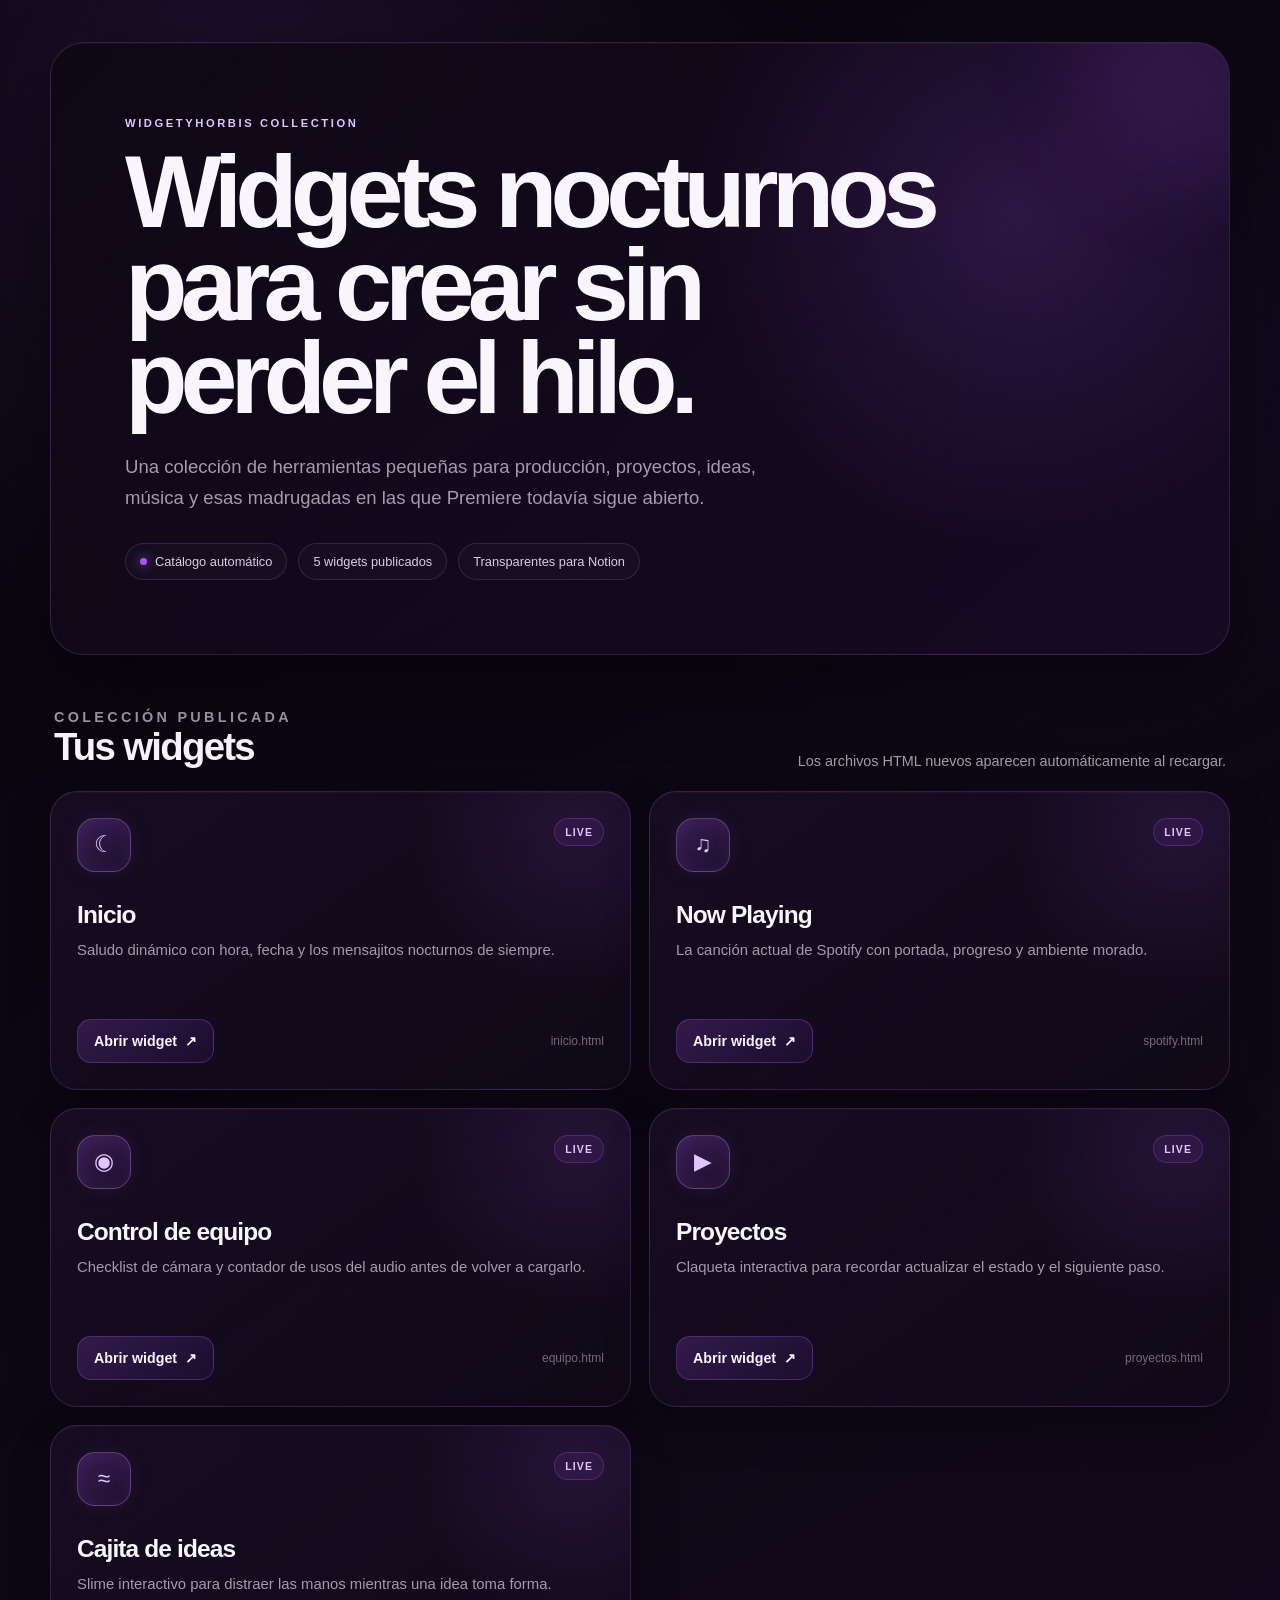
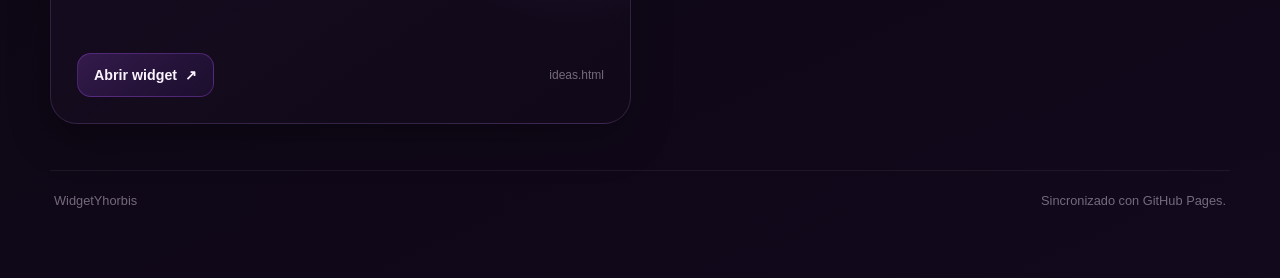
<file: index.html>
<!DOCTYPE html>
<html lang="es">
<head>
  <meta charset="UTF-8">
  <meta name="viewport" content="width=device-width, initial-scale=1.0">
  <meta name="description" content="WidgetYhorbis — colección de widgets interactivos para Notion.">
  <meta name="color-scheme" content="dark">
  <title>WidgetYhorbis</title>

  <style>
    :root{
      --bg:#07050b;
      --bg2:#12091c;
      --panel:rgba(17,10,25,.78);
      --text:#f8f5fc;
      --muted:#a49aac;
      --purple:#a855f7;
      --purple-2:#7c3aed;
      --purple-soft:#e1c5ff;
      --line:rgba(198,150,255,.17);
      --line-strong:rgba(198,150,255,.36);
      --glow:rgba(168,85,247,.16);
    }

    *{box-sizing:border-box}

    html,body{
      margin:0;
      min-height:100%;
    }

    body{
      color:var(--text);
      background:
        radial-gradient(circle at 18% 5%,rgba(168,85,247,.13),transparent 28%),
        radial-gradient(circle at 83% 18%,rgba(124,58,237,.08),transparent 26%),
        linear-gradient(155deg,var(--bg),var(--bg2));
      font-family:Inter,ui-sans-serif,-apple-system,BlinkMacSystemFont,"Segoe UI",sans-serif;
    }

    body::before{
      content:"";
      position:fixed;
      inset:0;
      pointer-events:none;
      opacity:.16;
      background-image:
        linear-gradient(rgba(255,255,255,.025) 1px,transparent 1px),
        linear-gradient(90deg,rgba(255,255,255,.025) 1px,transparent 1px);
      background-size:34px 34px;
      mask-image:linear-gradient(to bottom,black,transparent 88%);
      -webkit-mask-image:linear-gradient(to bottom,black,transparent 88%);
    }

    .shell{
      width:min(1180px,calc(100% - 32px));
      margin:auto;
      padding:42px 0 70px;
    }

    .hero{
      position:relative;
      overflow:hidden;
      padding:clamp(34px,6vw,74px);
      border:1px solid var(--line);
      border-radius:34px;
      background:
        radial-gradient(circle at 82% 28%,rgba(168,85,247,.17),transparent 31%),
        linear-gradient(140deg,rgba(14,8,20,.95),rgba(25,10,38,.82));
      box-shadow:0 26px 75px rgba(0,0,0,.44),inset 0 1px 0 rgba(255,255,255,.035);
    }

    .hero::after{
      content:"";
      position:absolute;
      width:250px;
      height:250px;
      right:-100px;
      top:-110px;
      border-radius:50%;
      background:rgba(168,85,247,.14);
      filter:blur(45px);
    }

    .eyebrow{
      margin:0 0 16px;
      color:var(--purple-soft);
      font-size:.7rem;
      font-weight:820;
      letter-spacing:.23em;
      text-transform:uppercase;
    }

    h1{
      margin:0;
      max-width:850px;
      font-size:clamp(2.7rem,8vw,6.5rem);
      line-height:.91;
      letter-spacing:-.068em;
      text-wrap:balance;
    }

    .hero-copy{
      max-width:690px;
      margin:26px 0 0;
      color:var(--muted);
      font-size:clamp(1rem,2vw,1.16rem);
      line-height:1.7;
    }

    .meta{
      display:flex;
      flex-wrap:wrap;
      gap:11px;
      margin-top:29px;
    }

    .pill{
      display:inline-flex;
      align-items:center;
      gap:8px;
      padding:10px 14px;
      border:1px solid var(--line);
      border-radius:999px;
      color:#d8cee1;
      background:rgba(255,255,255,.025);
      font-size:.8rem;
    }

    .live-dot{
      width:7px;
      height:7px;
      border-radius:50%;
      background:var(--purple);
      box-shadow:0 0 12px var(--purple);
    }

    .section-head{
      display:flex;
      justify-content:space-between;
      align-items:end;
      gap:20px;
      margin:54px 4px 22px;
    }

    .section-head h2{
      margin:0;
      font-size:clamp(1.7rem,3vw,2.4rem);
      letter-spacing:-.045em;
    }

    .section-head p{
      margin:0;
      color:var(--muted);
      font-size:.9rem;
    }

    .grid{
      display:grid;
      grid-template-columns:repeat(2,minmax(0,1fr));
      gap:18px;
    }

    .card{
      position:relative;
      min-height:264px;
      overflow:hidden;
      padding:26px;
      border:1px solid var(--line);
      border-radius:27px;
      background:
        radial-gradient(circle at 91% 13%,rgba(168,85,247,.12),transparent 28%),
        linear-gradient(145deg,rgba(24,13,34,.94),var(--panel));
      box-shadow:0 17px 42px rgba(0,0,0,.27),inset 0 1px 0 rgba(255,255,255,.025);
      animation:arrive .48s cubic-bezier(.2,.75,.25,1) both;
      transition:transform .28s ease,border-color .28s ease,box-shadow .28s ease;
    }

    .card:hover{
      transform:translateY(-5px);
      border-color:var(--line-strong);
      box-shadow:0 24px 50px rgba(0,0,0,.36),0 0 34px var(--glow);
    }

    .card-top{
      display:flex;
      justify-content:space-between;
      align-items:flex-start;
      gap:15px;
    }

    .icon{
      display:grid;
      place-items:center;
      width:54px;
      height:54px;
      border:1px solid rgba(225,197,255,.25);
      border-radius:18px;
      color:var(--purple-soft);
      background:linear-gradient(145deg,rgba(168,85,247,.24),rgba(168,85,247,.055));
      box-shadow:0 0 20px rgba(168,85,247,.1),inset 0 0 17px rgba(168,85,247,.11);
      font-size:1.42rem;
    }

    .status{
      padding:7px 10px;
      border:1px solid rgba(168,85,247,.27);
      border-radius:999px;
      color:var(--purple-soft);
      background:rgba(168,85,247,.085);
      font-size:.66rem;
      font-weight:820;
      letter-spacing:.1em;
      text-transform:uppercase;
    }

    .card h3{
      margin:29px 0 10px;
      font-size:1.53rem;
      letter-spacing:-.036em;
    }

    .card p{
      margin:0;
      min-height:52px;
      color:var(--muted);
      line-height:1.6;
      font-size:.93rem;
    }

    .actions{
      display:flex;
      align-items:center;
      justify-content:space-between;
      gap:14px;
      margin-top:28px;
    }

    .open{
      display:inline-flex;
      align-items:center;
      justify-content:center;
      min-height:44px;
      padding:0 16px;
      border:1px solid rgba(168,85,247,.31);
      border-radius:14px;
      color:#fbf4ff;
      background:linear-gradient(145deg,rgba(168,85,247,.21),rgba(124,58,237,.08));
      text-decoration:none;
      font-size:.89rem;
      font-weight:760;
      transition:transform .2s ease,background .2s ease;
    }

    .open:hover{
      transform:translateX(3px);
      background:linear-gradient(145deg,rgba(168,85,247,.3),rgba(124,58,237,.12));
    }

    .filename{
      overflow:hidden;
      color:#756a7d;
      font-size:.75rem;
      text-overflow:ellipsis;
      white-space:nowrap;
    }

    .state{
      display:grid;
      place-items:center;
      min-height:230px;
      padding:32px;
      border:1px dashed var(--line);
      border-radius:26px;
      color:var(--muted);
      text-align:center;
      background:rgba(255,255,255,.018);
    }

    .loader{
      display:flex;
      justify-content:center;
      gap:7px;
      margin-bottom:16px;
    }

    .loader span{
      width:8px;
      height:8px;
      border-radius:50%;
      background:var(--purple);
      animation:dots .8s ease-in-out infinite alternate;
    }

    .loader span:nth-child(2){animation-delay:.16s}
    .loader span:nth-child(3){animation-delay:.32s}

    footer{
      display:flex;
      justify-content:space-between;
      gap:16px;
      margin-top:46px;
      padding:22px 4px 0;
      border-top:1px solid rgba(255,255,255,.06);
      color:#756a7d;
      font-size:.8rem;
    }

    @keyframes dots{to{transform:translateY(-8px);opacity:.42}}
    @keyframes arrive{
      from{opacity:0;transform:translateY(14px);filter:blur(4px)}
      to{opacity:1;transform:translateY(0);filter:blur(0)}
    }

    @media(max-width:820px){
      .grid{grid-template-columns:1fr}
    }

    @media(max-width:560px){
      .shell{
        width:min(100% - 20px,1180px);
        padding-top:10px;
      }

      .hero{
        padding:31px 22px;
        border-radius:24px;
      }

      .section-head{
        align-items:flex-start;
        flex-direction:column;
      }

      .card{
        min-height:auto;
        padding:22px;
        border-radius:22px;
      }

      footer{flex-direction:column}
    }

    @media(prefers-reduced-motion:reduce){
      .card,.loader span{animation:none}
    }
  </style>
</head>

<body>
  <main class="shell">
    <section class="hero">
      <p class="eyebrow">WidgetYhorbis Collection</p>
      <h1>Widgets nocturnos para crear sin perder el hilo.</h1>
      <p class="hero-copy">
        Una colección de herramientas pequeñas para producción, proyectos,
        ideas, música y esas madrugadas en las que Premiere todavía sigue abierto.
      </p>

      <div class="meta">
        <span class="pill"><span class="live-dot"></span> Catálogo automático</span>
        <span class="pill" id="widgetCount">Buscando widgets…</span>
        <span class="pill">Transparentes para Notion</span>
      </div>
    </section>

    <div class="section-head">
      <div>
        <p class="eyebrow">Colección publicada</p>
        <h2>Tus widgets</h2>
      </div>
      <p>Los archivos HTML nuevos aparecen automáticamente al recargar.</p>
    </div>

    <section id="catalog">
      <div class="state">
        <div>
          <div class="loader"><span></span><span></span><span></span></div>
          Leyendo el repositorio…
        </div>
      </div>
    </section>

    <footer>
      <span>WidgetYhorbis</span>
      <span>Sincronizado con GitHub Pages.</span>
    </footer>
  </main>

  <script>
    const OWNER = "pwbzk8zz5j-sudo";
    const REPOSITORY = "widgetyhorbis";
    const API_URL = `https://api.github.com/repos/${OWNER}/${REPOSITORY}/contents/`;

    const EXCLUDED_FILES = new Set([
      "index.html",
      "callback.html",
      "404.html"
    ]);

    const WIDGET_INFO = {
      "inicio.html": {
        title: "Inicio",
        icon: "☾",
        description: "Saludo dinámico con hora, fecha y los mensajitos nocturnos de siempre."
      },
      "equipo.html": {
        title: "Control de equipo",
        icon: "◉",
        description: "Checklist de cámara y contador de usos del audio antes de volver a cargarlo."
      },
      "ideas.html": {
        title: "Cajita de ideas",
        icon: "≈",
        description: "Slime interactivo para distraer las manos mientras una idea toma forma."
      },
      "proyectos.html": {
        title: "Proyectos",
        icon: "▶",
        description: "Claqueta interactiva para recordar actualizar el estado y el siguiente paso."
      },
      "spotify.html": {
        title: "Now Playing",
        icon: "♫",
        description: "La canción actual de Spotify con portada, progreso y ambiente morado."
      }
    };

    const FALLBACK_FILES = Object.keys(WIDGET_INFO).map(name => ({
      name,
      path:name,
      type:"file"
    }));

    const catalog = document.getElementById("catalog");
    const widgetCount = document.getElementById("widgetCount");

    function prettifyFilename(filename) {
      return filename
        .replace(/\.html$/i, "")
        .replace(/[-_]+/g, " ")
        .replace(/\b\w/g, letter => letter.toUpperCase());
    }

    function genericIcon(filename) {
      const icons = ["✦", "◇", "○", "◌", "✧", "↗"];
      let total = 0;
      for (const character of filename) total += character.charCodeAt(0);
      return icons[total % icons.length];
    }

    function buildCard(file, index) {
      const info = WIDGET_INFO[file.name.toLowerCase()] || {
        title: prettifyFilename(file.name),
        icon: genericIcon(file.name),
        description: "Widget interactivo de la colección WidgetYhorbis."
      };

      const article = document.createElement("article");
      article.className = "card";
      article.style.animationDelay = `${Math.min(index * 70, 420)}ms`;

      article.innerHTML = `
        <div class="card-top">
          <div class="icon" aria-hidden="true">${info.icon}</div>
          <span class="status">Live</span>
        </div>

        <h3>${info.title}</h3>
        <p>${info.description}</p>

        <div class="actions">
          <a class="open" href="${encodeURI(file.path)}">Abrir widget&nbsp; ↗</a>
          <span class="filename">${file.name}</span>
        </div>
      `;

      return article;
    }

    function renderWidgets(files) {
      const widgets = files
        .filter(file =>
          file.type === "file" &&
          file.name.toLowerCase().endsWith(".html") &&
          !EXCLUDED_FILES.has(file.name.toLowerCase())
        )
        .sort((a, b) => {
          const preferred = [
            "inicio.html",
            "spotify.html",
            "equipo.html",
            "proyectos.html",
            "ideas.html"
          ];

          const aIndex = preferred.indexOf(a.name.toLowerCase());
          const bIndex = preferred.indexOf(b.name.toLowerCase());

          if (aIndex !== -1 || bIndex !== -1) {
            if (aIndex === -1) return 1;
            if (bIndex === -1) return -1;
            return aIndex - bIndex;
          }

          return a.name.localeCompare(b.name, "es");
        });

      widgetCount.textContent =
        `${widgets.length} ${widgets.length === 1 ? "widget publicado" : "widgets publicados"}`;

      if (!widgets.length) {
        catalog.innerHTML = `
          <div class="state">
            No encontré archivos de widgets en la raíz del repositorio.
          </div>
        `;
        return;
      }

      const grid = document.createElement("div");
      grid.className = "grid";

      widgets.forEach((file, index) => {
        grid.appendChild(buildCard(file, index));
      });

      catalog.replaceChildren(grid);
    }

    async function loadWidgets() {
      try {
        const response = await fetch(API_URL, {
          headers: {
            "Accept": "application/vnd.github+json",
            "X-GitHub-Api-Version": "2022-11-28"
          },
          cache:"no-store"
        });

        if (!response.ok) throw new Error(`GitHub respondió ${response.status}`);

        const files = await response.json();
        if (!Array.isArray(files)) throw new Error("Respuesta inesperada.");

        renderWidgets(files);
      } catch (error) {
        console.error(error);
        widgetCount.textContent = "Catálogo local";
        renderWidgets(FALLBACK_FILES);
      }
    }

    loadWidgets();
  </script>
</body>
</html>
</file>
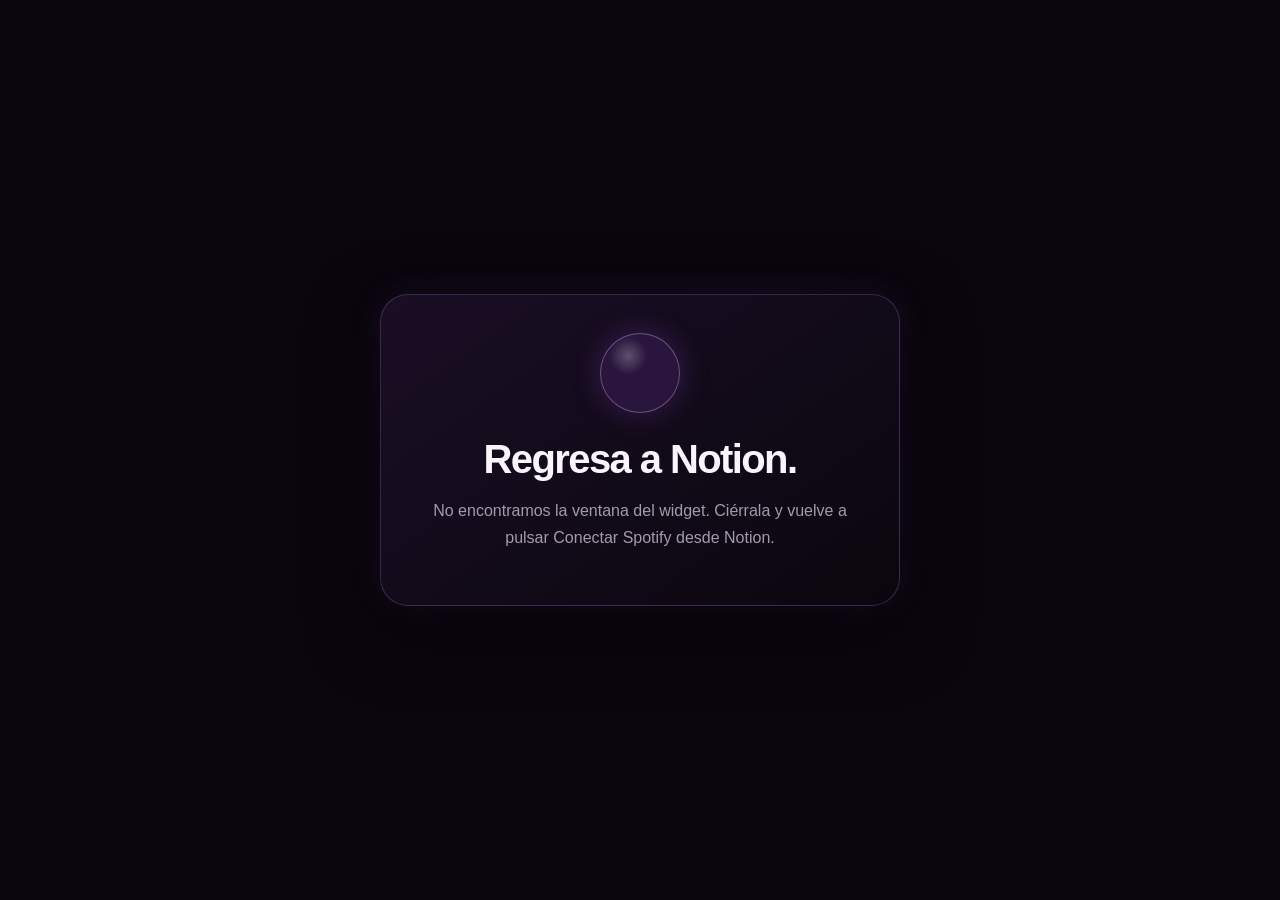
<file: callback.html>
<!DOCTYPE html>
<html lang="es">
<head>
  <meta charset="UTF-8">
  <meta name="viewport" content="width=device-width, initial-scale=1.0">
  <meta name="color-scheme" content="dark">
  <title>Conectando Spotify de Yhorbis…</title>

  <style>
    *{box-sizing:border-box}

    body{
      margin:0;
      min-height:100vh;
      display:grid;
      place-items:center;
      padding:24px;
      background:#09060d;
      color:#f8f5fc;
      font-family:Inter,-apple-system,BlinkMacSystemFont,"Segoe UI",sans-serif;
    }

    main{
      width:min(520px,100%);
      padding:38px;
      border:1px solid rgba(198,150,255,.22);
      border-radius:28px;
      text-align:center;
      background:linear-gradient(145deg,rgba(28,15,39,.95),rgba(10,7,14,.95));
      box-shadow:0 24px 70px rgba(0,0,0,.5),0 0 35px rgba(168,85,247,.12);
    }

    .orb{
      width:80px;
      height:80px;
      margin:0 auto 24px;
      border:1px solid rgba(224,196,255,.35);
      border-radius:50%;
      background:
        radial-gradient(circle at 35% 28%,rgba(255,255,255,.25),transparent 25%),
        rgba(168,85,247,.15);
      box-shadow:0 0 30px rgba(168,85,247,.25);
      animation:pulse 1.7s ease-in-out infinite;
    }

    h1{
      margin:0;
      font-size:clamp(1.7rem,6vw,2.5rem);
      letter-spacing:-.04em;
    }

    p{
      color:#a49aad;
      line-height:1.65;
    }

    a{color:#e0c4ff}

    @keyframes pulse{
      50%{
        transform:scale(1.08);
        box-shadow:0 0 46px rgba(168,85,247,.38);
      }
    }
  </style>
</head>

<body>
  <main>
    <div class="orb"></div>
    <h1 id="title">Terminando la conexión de Yhorbis…</h1>
    <p id="message">Esta ventana se cerrará automáticamente.</p>
  </main>

  <script>
    const APP_ORIGIN = "https://pwbzk8zz5j-sudo.github.io";
    const params = new URLSearchParams(window.location.search);

    const payload = {
      type: "yhorbis_spotify_callback",
      code: params.get("code"),
      state: params.get("state"),
      error: params.get("error")
    };

    const title = document.getElementById("title");
    const message = document.getElementById("message");

    function showFallback() {
      title.textContent = payload.error
        ? "No se pudo conectar."
        : "Regresa a Notion.";

      message.innerHTML = payload.error
        ? "Spotify canceló o rechazó la conexión. Puedes cerrar esta ventana."
        : "No encontramos la ventana del widget. Ciérrala y vuelve a pulsar Conectar Spotify desde Notion.";
    }

    if (window.opener && !window.opener.closed) {
      try {
        window.opener.postMessage(payload, APP_ORIGIN);

        title.textContent = payload.error
          ? "Conexión cancelada."
          : "¡Spotify de Yhorbis conectado!";

        message.textContent = payload.error
          ? "Puedes cerrar esta ventana."
          : "Volviendo al widget…";

        setTimeout(() => window.close(), 700);
      } catch (error) {
        console.error(error);
        showFallback();
      }
    } else {
      showFallback();
    }
  </script>
</body>
</html>
</file>
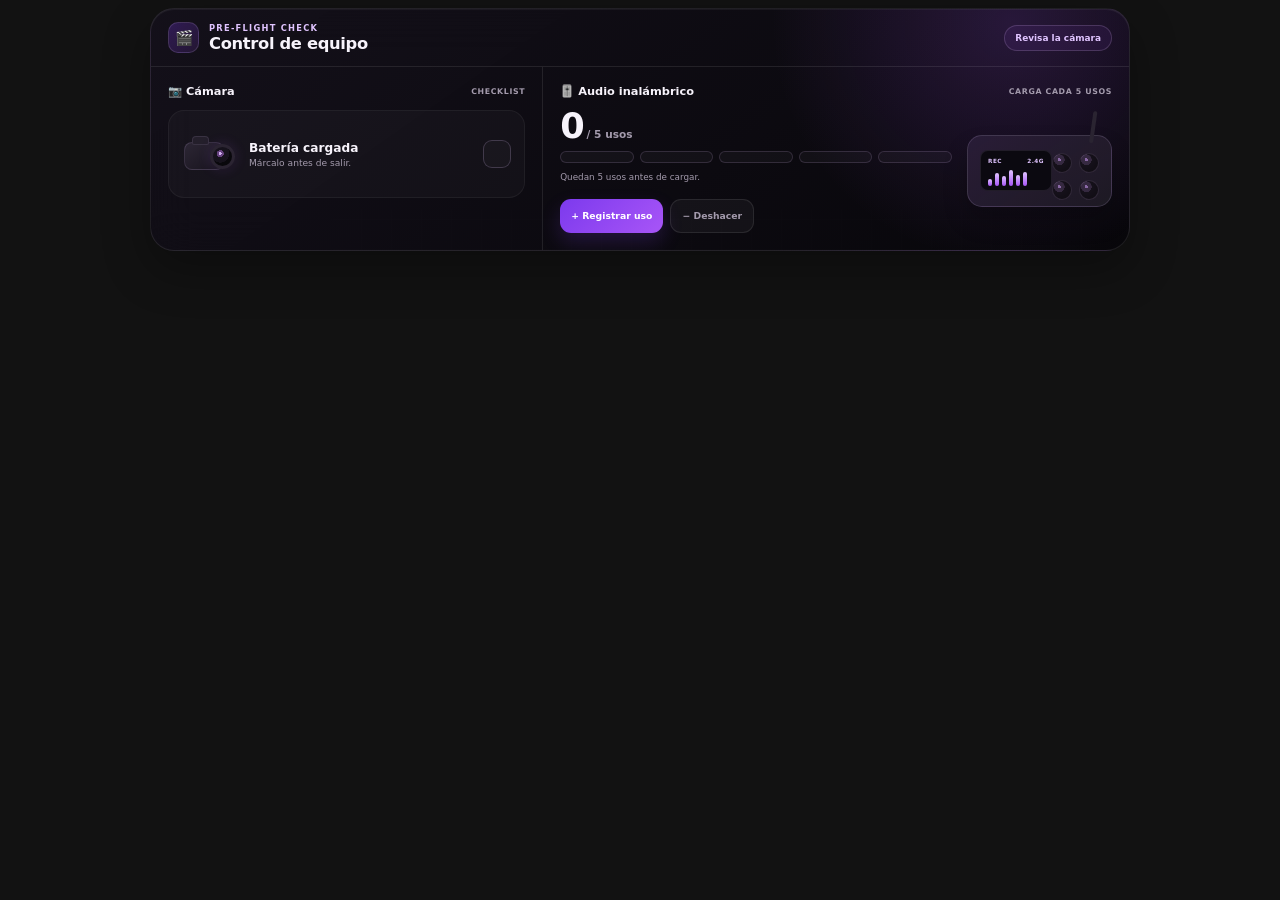
<file: equipo.html>
<!doctype html>
<html lang="es">
<head>
  <meta charset="utf-8" />
  <meta name="viewport" content="width=device-width, initial-scale=1" />
  <meta name="color-scheme" content="dark" />
  <title>Control de equipo — Yhorbis</title>

  <style>
    :root{
      --text:#f7f3fb;
      --muted:#a49bad;
      --purple:#a855f7;
      --purple-2:#7c3aed;
      --soft:#e0c4ff;
      --green:#91e4c2;
      --red:#ff91a0;
      --border:rgba(255,255,255,.09);
    }

    *{box-sizing:border-box}

    html,body{
      margin:0;
      width:100%;
      min-height:100%;
      background:transparent!important;
      color:var(--text);
      font-family:Inter,ui-sans-serif,system-ui,-apple-system,BlinkMacSystemFont,"Segoe UI",sans-serif;
    }

    body{
      display:grid;
      place-items:center;
      padding:8px;
    }

    button{font:inherit}

    .widget{
      position:relative;
      isolation:isolate;
      overflow:hidden;
      width:min(100%,980px);
      border:1px solid var(--border);
      border-radius:24px;
      background:
        radial-gradient(circle at 88% 6%,rgba(168,85,247,.18),transparent 27%),
        linear-gradient(145deg,rgba(20,16,27,.88),rgba(7,6,10,.92));
      box-shadow:
        0 18px 48px rgba(0,0,0,.31),
        inset 0 1px 0 rgba(255,255,255,.05);
      backdrop-filter:blur(22px) saturate(125%);
      -webkit-backdrop-filter:blur(22px) saturate(125%);
    }

    .widget::before{
      content:"";
      position:absolute;
      inset:0;
      z-index:-1;
      pointer-events:none;
      opacity:.28;
      background-image:
        linear-gradient(rgba(255,255,255,.016) 1px,transparent 1px),
        linear-gradient(90deg,rgba(255,255,255,.016) 1px,transparent 1px);
      background-size:30px 30px;
    }

    .topbar{
      min-height:52px;
      padding:13px 17px;
      display:flex;
      align-items:center;
      justify-content:space-between;
      gap:16px;
      border-bottom:1px solid var(--border);
    }

    .brand{
      display:flex;
      align-items:center;
      gap:10px;
      min-width:0;
    }

    .brand-mark{
      width:31px;
      height:31px;
      display:grid;
      place-items:center;
      flex:0 0 auto;
      border:1px solid rgba(224,196,255,.16);
      border-radius:10px;
      color:var(--soft);
      background:linear-gradient(135deg,rgba(124,58,237,.28),rgba(168,85,247,.12));
      font-size:.92rem;
    }

    .eyebrow{
      margin-bottom:2px;
      color:var(--soft);
      font-size:.52rem;
      font-weight:820;
      letter-spacing:.15em;
      text-transform:uppercase;
    }

    h1{
      margin:0;
      font-size:1.02rem;
      line-height:1.1;
      letter-spacing:-.02em;
      white-space:nowrap;
    }

    .status-pill{
      flex:0 0 auto;
      padding:7px 10px;
      border:1px solid rgba(224,196,255,.16);
      border-radius:999px;
      color:var(--soft);
      background:rgba(168,85,247,.07);
      font-size:.56rem;
      font-weight:820;
      white-space:nowrap;
    }

    .content{
      display:grid;
      grid-template-columns:.9fr 1.35fr;
      min-height:166px;
    }

    .section{
      position:relative;
      padding:17px;
    }

    .section + .section{
      border-left:1px solid var(--border);
    }

    .section-head{
      display:flex;
      align-items:center;
      justify-content:space-between;
      gap:12px;
      margin-bottom:12px;
    }

    .section-title{
      display:flex;
      align-items:center;
      gap:7px;
      font-size:.71rem;
      font-weight:820;
    }

    .tiny{
      color:var(--muted);
      font-size:.49rem;
      font-weight:760;
      letter-spacing:.08em;
      text-transform:uppercase;
    }

    .camera-check{
      min-height:88px;
      display:flex;
      align-items:center;
      gap:13px;
      width:100%;
      padding:13px;
      border:1px solid rgba(255,255,255,.05);
      border-radius:16px;
      color:inherit;
      background:rgba(255,255,255,.026);
      cursor:pointer;
      text-align:left;
      transition:transform .18s ease,background .18s ease,border-color .18s ease;
    }

    .camera-check:hover{
      transform:translateY(-1px);
      border-color:rgba(224,196,255,.13);
      background:rgba(168,85,247,.065);
    }

    .camera-icon{
      position:relative;
      width:54px;
      height:40px;
      flex:0 0 auto;
    }

    .camera-body{
      position:absolute;
      left:2px;
      top:8px;
      width:40px;
      height:28px;
      border:1px solid rgba(224,196,255,.14);
      border-radius:8px;
      background:linear-gradient(145deg,#2c2634,#17131d);
    }

    .camera-body::before{
      content:"";
      position:absolute;
      left:7px;
      top:-7px;
      width:15px;
      height:7px;
      border:1px solid rgba(224,196,255,.11);
      border-radius:4px 4px 2px 2px;
      background:#241f2b;
    }

    .lens{
      position:absolute;
      right:1px;
      top:10px;
      width:25px;
      height:25px;
      border:3px solid #2b2432;
      border-radius:50%;
      background:radial-gradient(circle at 38% 35%,#d4b2f3 0 8%,#65417d 9% 20%,#16121c 21% 52%,#09080c 53%);
      box-shadow:0 0 14px rgba(168,85,247,.14);
    }

    .check-copy{
      min-width:0;
      flex:1;
    }

    .check-copy strong{
      display:block;
      margin-bottom:3px;
      font-size:.76rem;
    }

    .check-copy span{
      display:block;
      color:var(--muted);
      font-size:.57rem;
    }

    .check-box{
      width:28px;
      height:28px;
      display:grid;
      place-items:center;
      flex:0 0 auto;
      border:1px solid rgba(224,196,255,.2);
      border-radius:9px;
      color:transparent;
      background:rgba(255,255,255,.023);
      font-size:.7rem;
      font-weight:900;
      transition:background .2s ease,color .2s ease;
    }

    .camera-check.done .check-box{
      color:var(--soft);
      background:rgba(168,85,247,.18);
    }

    .audio-layout{
      display:grid;
      grid-template-columns:1fr auto;
      gap:15px;
      align-items:center;
    }

    .count-wrap{
      display:flex;
      align-items:end;
      gap:8px;
      margin-bottom:9px;
    }

    .count{
      font-size:2.2rem;
      font-weight:900;
      letter-spacing:-.05em;
      line-height:.9;
    }

    .count small{
      color:var(--muted);
      font-size:.66rem;
      font-weight:720;
      letter-spacing:0;
    }

    .cells{
      display:flex;
      gap:6px;
      margin-bottom:9px;
    }

    .cell{
      height:12px;
      flex:1;
      min-width:31px;
      border:1px solid rgba(224,196,255,.15);
      border-radius:999px;
      background:rgba(255,255,255,.032);
      transition:background .25s ease,box-shadow .25s ease;
    }

    .cell.used{
      background:linear-gradient(90deg,var(--purple-2),var(--purple));
      box-shadow:0 0 12px rgba(168,85,247,.2);
    }

    .alert{
      min-height:17px;
      margin-bottom:10px;
      color:var(--muted);
      font-size:.55rem;
    }

    .alert.hot{
      color:var(--red);
      font-weight:820;
    }

    .buttons{
      display:flex;
      gap:7px;
      flex-wrap:wrap;
    }

    button.action{
      appearance:none;
      min-height:34px;
      padding:0 11px;
      border-radius:11px;
      cursor:pointer;
      font-size:.58rem;
      font-weight:820;
      transition:transform .18s ease;
    }

    button.action:hover{transform:translateY(-1px)}
    button.action:active{transform:scale(.98)}

    .primary{
      border:0;
      color:white;
      background:linear-gradient(135deg,var(--purple-2),var(--purple));
      box-shadow:0 9px 20px rgba(124,58,237,.2);
    }

    .secondary{
      border:1px solid var(--border);
      color:var(--muted);
      background:rgba(255,255,255,.04);
    }

    .charge{
      display:none;
      border:0;
      color:#251126;
      background:linear-gradient(135deg,#f0ccff,#c99cff);
      box-shadow:0 10px 22px rgba(224,196,255,.16);
    }

    .charge.visible{display:inline-flex;align-items:center}

    .receiver{
      position:relative;
      width:145px;
      height:72px;
      flex:0 0 auto;
      border:1px solid rgba(224,196,255,.16);
      border-radius:15px;
      background:
        linear-gradient(145deg,rgba(168,85,247,.11),rgba(255,255,255,.018)),
        #19151f;
      box-shadow:0 14px 23px rgba(0,0,0,.22);
    }

    .screen{
      position:absolute;
      left:12px;
      top:14px;
      width:72px;
      height:41px;
      padding:7px;
      border:1px solid rgba(224,196,255,.1);
      border-radius:8px;
      background:#0b0910;
    }

    .screen-top{
      display:flex;
      justify-content:space-between;
      color:var(--soft);
      font-size:.36rem;
      font-weight:820;
      letter-spacing:.08em;
    }

    .levels{
      display:flex;
      align-items:end;
      gap:3px;
      height:18px;
      margin-top:4px;
    }

    .levels i{
      display:block;
      width:4px;
      border-radius:3px;
      background:linear-gradient(var(--soft),var(--purple));
      animation:level 1.3s ease-in-out infinite alternate;
    }

    .levels i:nth-child(1){height:7px}
    .levels i:nth-child(2){height:13px;animation-delay:.2s}
    .levels i:nth-child(3){height:10px;animation-delay:.4s}
    .levels i:nth-child(4){height:16px;animation-delay:.1s}
    .levels i:nth-child(5){height:11px;animation-delay:.3s}
    .levels i:nth-child(6){height:14px;animation-delay:.5s}

    .knobs{
      position:absolute;
      right:12px;
      top:17px;
      display:grid;
      grid-template-columns:repeat(2,20px);
      gap:7px;
    }

    .knob{
      width:20px;
      height:20px;
      border:1px solid rgba(224,196,255,.12);
      border-radius:50%;
      background:radial-gradient(circle at 35% 32%,#8b6aa6 0 9%,#372a42 10% 31%,#17121c 32%);
      box-shadow:inset -3px -3px 6px rgba(0,0,0,.25);
    }

    .antenna{
      position:absolute;
      right:18px;
      top:-25px;
      width:4px;
      height:32px;
      border-radius:999px;
      background:#2a2431;
      transform:rotate(8deg);
      transform-origin:bottom;
    }

    .toast{
      position:absolute;
      left:50%;
      bottom:10px;
      z-index:5;
      opacity:0;
      pointer-events:none;
      padding:8px 11px;
      border:1px solid rgba(224,196,255,.14);
      border-radius:999px;
      color:var(--soft);
      background:rgba(17,14,23,.94);
      font-size:.54rem;
      font-weight:820;
      transform:translate(-50%,8px);
      transition:opacity .22s ease,transform .22s ease;
    }

    .toast.show{
      opacity:1;
      transform:translate(-50%,0);
    }

    @keyframes level{to{transform:scaleY(.55);opacity:.65}}

    @media(max-width:760px){
      .content{grid-template-columns:1fr}
      .section + .section{
        border-left:none;
        border-top:1px solid var(--border);
      }
      .audio-layout{grid-template-columns:1fr}
      .receiver{display:none}
      .topbar{align-items:flex-start}
    }

    @media(prefers-reduced-motion:reduce){
      .levels i{animation:none}
    }
  </style>
</head>

<body>
  <main class="widget">
    <header class="topbar">
      <div class="brand">
        <div class="brand-mark">🎬</div>
        <div>
          <div class="eyebrow">Pre-flight check</div>
          <h1>Control de equipo</h1>
        </div>
      </div>
      <div class="status-pill" id="topStatus">Equipo listo</div>
    </header>

    <section class="content">
      <article class="section">
        <div class="section-head">
          <div class="section-title">📷 Cámara</div>
          <div class="tiny">Checklist</div>
        </div>

        <button class="camera-check" id="cameraCheck" type="button">
          <span class="camera-icon" aria-hidden="true">
            <span class="camera-body"></span>
            <span class="lens"></span>
          </span>

          <span class="check-copy">
            <strong>Batería cargada</strong>
            <span>Márcalo antes de salir.</span>
          </span>

          <span class="check-box">✓</span>
        </button>
      </article>

      <article class="section">
        <div class="section-head">
          <div class="section-title">🎚️ Audio inalámbrico</div>
          <div class="tiny">Carga cada 5 usos</div>
        </div>

        <div class="audio-layout">
          <div>
            <div class="count-wrap">
              <div class="count"><span id="count">0</span><small> / 5 usos</small></div>
            </div>

            <div class="cells">
              <span class="cell"></span>
              <span class="cell"></span>
              <span class="cell"></span>
              <span class="cell"></span>
              <span class="cell"></span>
            </div>

            <div class="alert" id="alert">Quedan 5 usos antes de cargar.</div>

            <div class="buttons" id="normalButtons">
              <button class="action primary" id="addUse">+ Registrar uso</button>
              <button class="action secondary" id="undoUse" title="Restar un uso">− Deshacer</button>
            </div>

            <button class="action charge" id="chargedButton">🔋 Ya lo cargué</button>
          </div>

          <div class="receiver" aria-hidden="true">
            <div class="antenna"></div>
            <div class="screen">
              <div class="screen-top"><span>REC</span><span>2.4G</span></div>
              <div class="levels">
                <i></i><i></i><i></i><i></i><i></i><i></i>
              </div>
            </div>
            <div class="knobs">
              <div class="knob"></div><div class="knob"></div>
              <div class="knob"></div><div class="knob"></div>
            </div>
          </div>
        </div>
      </article>
    </section>

    <div class="toast" id="toast">Uso registrado</div>
  </main>

  <script>
    const KEY_USES = "film_audio_uses_v1";
    const KEY_CAMERA = "film_camera_ready_v1";

    const countEl = document.getElementById("count");
    const cells = [...document.querySelectorAll(".cell")];
    const alertEl = document.getElementById("alert");
    const addUse = document.getElementById("addUse");
    const undoUse = document.getElementById("undoUse");
    const chargedButton = document.getElementById("chargedButton");
    const normalButtons = document.getElementById("normalButtons");
    const cameraCheck = document.getElementById("cameraCheck");
    const toast = document.getElementById("toast");
    const topStatus = document.getElementById("topStatus");

    let uses = Math.max(0, Math.min(5, Number(localStorage.getItem(KEY_USES) || 0)));
    let cameraReady = localStorage.getItem(KEY_CAMERA) === "true";
    let toastTimer;

    function showToast(text){
      toast.textContent = text;
      toast.classList.add("show");
      clearTimeout(toastTimer);
      toastTimer = setTimeout(() => toast.classList.remove("show"), 1500);
    }

    function setStatus(text, type){
      topStatus.textContent = text;

      if(type === "danger"){
        topStatus.style.color = "var(--red)";
        topStatus.style.borderColor = "rgba(255,145,160,.2)";
        topStatus.style.background = "rgba(255,145,160,.08)";
      }else if(type === "ready"){
        topStatus.style.color = "var(--green)";
        topStatus.style.borderColor = "rgba(145,228,194,.18)";
        topStatus.style.background = "rgba(145,228,194,.09)";
      }else{
        topStatus.style.color = "var(--soft)";
        topStatus.style.borderColor = "rgba(224,196,255,.18)";
        topStatus.style.background = "rgba(168,85,247,.08)";
      }
    }

    function render(){
      countEl.textContent = uses;

      cells.forEach((cell,index) => {
        cell.classList.toggle("used", index < uses);
      });

      cameraCheck.classList.toggle("done", cameraReady);

      if(uses >= 5){
        alertEl.textContent = "Carga necesaria antes del próximo uso.";
        alertEl.classList.add("hot");
        normalButtons.style.display = "none";
        chargedButton.classList.add("visible");
        setStatus("Carga pendiente","danger");
      }else{
        const remaining = 5 - uses;
        alertEl.textContent = remaining === 1
          ? "Queda 1 uso antes de cargar."
          : `Quedan ${remaining} usos antes de cargar.`;

        alertEl.classList.remove("hot");
        normalButtons.style.display = "flex";
        chargedButton.classList.remove("visible");

        if(cameraReady){
          setStatus("Equipo listo","ready");
        }else{
          setStatus("Revisa la cámara","pending");
        }
      }

      localStorage.setItem(KEY_USES,String(uses));
      localStorage.setItem(KEY_CAMERA,String(cameraReady));
    }

    addUse.addEventListener("click",() => {
      if(uses < 5){
        uses++;
        showToast(uses === 5 ? "Hora de cargar el audio" : "Uso registrado");
        render();
      }
    });

    undoUse.addEventListener("click",() => {
      if(uses > 0){
        uses--;
        showToast("Último uso eliminado");
        render();
      }
    });

    chargedButton.addEventListener("click",() => {
      uses = 0;
      showToast("Contador reiniciado");
      render();
    });

    cameraCheck.addEventListener("click",() => {
      cameraReady = !cameraReady;
      showToast(cameraReady ? "Cámara lista" : "Cámara pendiente");
      render();
    });

    render();
  </script>
</body>
</html>
</file>
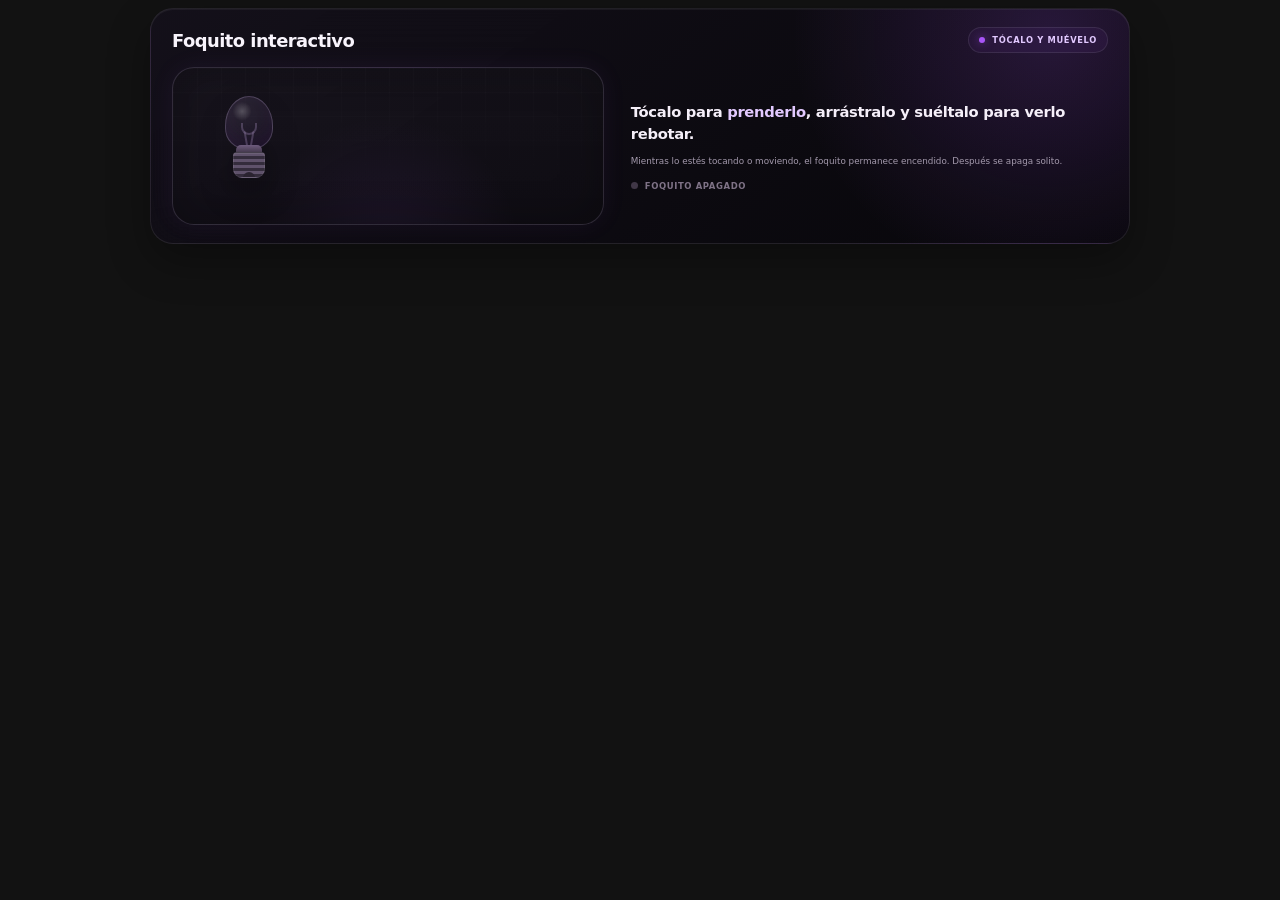
<file: foquito.html>
<!doctype html>
<html lang="es">
<head>
  <meta charset="utf-8">
  <meta name="viewport" content="width=device-width,initial-scale=1">
  <meta name="color-scheme" content="dark">
  <title>Foquito interactivo — Yhorbis</title>

  <style>
    :root{
      --text:#f8f4fc;
      --muted:#a49aad;
      --purple:#a855f7;
      --purple-2:#7c3aed;
      --soft:#e2c9ff;
      --yellow:#fff2a8;
      --line:rgba(255,255,255,.085);
    }

    *{box-sizing:border-box}

    html,body{
      margin:0;
      width:100%;
      min-height:100%;
      background:transparent!important;
      color:var(--text);
      font-family:Inter,ui-sans-serif,system-ui,-apple-system,BlinkMacSystemFont,"Segoe UI",sans-serif;
    }

    body{
      display:grid;
      place-items:center;
      padding:8px;
    }

    .widget{
      position:relative;
      isolation:isolate;
      overflow:hidden;
      width:min(100%,980px);
      padding:18px 21px;
      border:1px solid var(--line);
      border-radius:23px;
      background:
        radial-gradient(circle at 92% 10%,rgba(168,85,247,.18),transparent 28%),
        linear-gradient(145deg,rgba(20,16,27,.88),rgba(7,6,10,.92));
      box-shadow:
        0 17px 43px rgba(0,0,0,.31),
        inset 0 1px 0 rgba(255,255,255,.05);
      backdrop-filter:blur(22px) saturate(125%);
      -webkit-backdrop-filter:blur(22px) saturate(125%);
    }

    .header{
      display:flex;
      justify-content:space-between;
      align-items:center;
      gap:16px;
      margin-bottom:14px;
    }

    .header h1{
      margin:0;
      font-size:1.12rem;
      font-weight:820;
      letter-spacing:-.03em;
    }

    .badge{
      display:inline-flex;
      align-items:center;
      gap:7px;
      padding:7px 10px;
      border:1px solid var(--line);
      border-radius:999px;
      color:var(--soft);
      background:rgba(168,85,247,.06);
      font-size:.52rem;
      font-weight:820;
      letter-spacing:.08em;
      text-transform:uppercase;
    }

    .badge-dot{
      width:6px;
      height:6px;
      border-radius:50%;
      background:var(--purple);
      box-shadow:0 0 9px rgba(168,85,247,.55);
    }

    .content{
      display:grid;
      grid-template-columns:minmax(300px,.95fr) minmax(0,1.05fr);
      gap:27px;
      align-items:center;
    }

    .toy-box{
      position:relative;
      width:100%;
      height:158px;
      overflow:hidden;
      border:1px solid rgba(226,201,255,.14);
      border-radius:22px;
      background:
        radial-gradient(circle at 50% 115%,rgba(168,85,247,.08),transparent 47%),
        linear-gradient(180deg,rgba(255,255,255,.025),rgba(255,255,255,.012));
      box-shadow:
        inset 0 0 42px rgba(0,0,0,.27),
        0 0 26px rgba(168,85,247,.065);
      touch-action:none;
      user-select:none;
    }

    .toy-box::before{
      content:"";
      position:absolute;
      inset:0;
      pointer-events:none;
      background-image:
        linear-gradient(rgba(255,255,255,.016) 1px,transparent 1px),
        linear-gradient(90deg,rgba(255,255,255,.016) 1px,transparent 1px);
      background-size:24px 24px;
      mask-image:linear-gradient(to bottom,black,transparent 92%);
      -webkit-mask-image:linear-gradient(to bottom,black,transparent 92%);
    }

    .bulb{
      position:absolute;
      left:42px;
      top:26px;
      width:68px;
      height:94px;
      padding:0;
      border:0;
      outline:none;
      cursor:grab;
      background:transparent;
      touch-action:none;
      filter:drop-shadow(0 12px 16px rgba(0,0,0,.28));
      transform:translate3d(0,0,0) rotate(var(--rotation,0deg));
      will-change:left,top,transform,filter;
    }

    .bulb:active{cursor:grabbing}

    .glass{
      position:absolute;
      left:10px;
      top:2px;
      width:48px;
      height:53px;
      border:1px solid rgba(226,201,255,.22);
      border-radius:52% 52% 44% 44% / 58% 58% 40% 40%;
      background:
        radial-gradient(circle at 35% 28%,rgba(255,255,255,.21),transparent 20%),
        linear-gradient(145deg,rgba(224,196,255,.12),rgba(168,85,247,.05));
      box-shadow:
        inset 0 -8px 14px rgba(44,18,67,.22),
        0 0 0 rgba(255,242,168,0);
      transition:
        background .16s ease,
        box-shadow .16s ease,
        border-color .16s ease;
    }

    .filament{
      position:absolute;
      left:26px;
      top:29px;
      width:16px;
      height:12px;
      border:2px solid rgba(224,196,255,.4);
      border-top:0;
      border-radius:0 0 10px 10px;
      opacity:.55;
      transition:border-color .16s ease,opacity .16s ease;
    }

    .filament::before,
    .filament::after{
      content:"";
      position:absolute;
      bottom:-15px;
      width:2px;
      height:17px;
      border-radius:999px;
      background:rgba(224,196,255,.4);
    }

    .filament::before{left:2px;transform:rotate(-10deg)}
    .filament::after{right:2px;transform:rotate(10deg)}

    .neck{
      position:absolute;
      left:21px;
      top:51px;
      width:26px;
      height:9px;
      border-radius:5px 5px 2px 2px;
      background:linear-gradient(180deg,#6e5b7d,#3b3143);
    }

    .base{
      position:absolute;
      left:18px;
      top:58px;
      width:32px;
      height:26px;
      overflow:hidden;
      border:1px solid rgba(255,255,255,.08);
      border-radius:4px 4px 9px 9px;
      background:
        repeating-linear-gradient(
          to bottom,
          #5f526b 0 3px,
          #342c3c 3px 6px
        );
      box-shadow:inset 0 1px 0 rgba(255,255,255,.08);
    }

    .base::after{
      content:"";
      position:absolute;
      left:9px;
      bottom:-7px;
      width:12px;
      height:12px;
      border-radius:50%;
      background:#2a2330;
    }

    .bulb.on .glass{
      border-color:rgba(255,247,196,.68);
      background:
        radial-gradient(circle at 36% 28%,rgba(255,255,255,.85),transparent 20%),
        radial-gradient(circle at 50% 50%,rgba(255,244,175,.95),rgba(255,214,105,.72) 53%,rgba(168,85,247,.16) 76%);
      box-shadow:
        inset 0 -4px 13px rgba(255,213,105,.24),
        0 0 17px rgba(255,240,160,.75),
        0 0 42px rgba(255,215,105,.44),
        0 0 70px rgba(168,85,247,.24);
    }

    .bulb.on .filament{
      border-color:#fff7bd;
      opacity:1;
      filter:drop-shadow(0 0 5px #fff0a0);
    }

    .bulb.on .filament::before,
    .bulb.on .filament::after{
      background:#fff3aa;
      box-shadow:0 0 5px rgba(255,240,160,.75);
    }

    .halo{
      position:absolute;
      left:50%;
      top:47%;
      width:80px;
      height:80px;
      border-radius:50%;
      pointer-events:none;
      opacity:0;
      background:radial-gradient(circle,rgba(255,235,145,.34),rgba(168,85,247,.12) 43%,transparent 70%);
      filter:blur(7px);
      transform:translate(-50%,-50%) scale(.68);
      transition:opacity .16s ease,transform .16s ease;
    }

    .bulb.on .halo{
      opacity:1;
      transform:translate(-50%,-50%) scale(1.12);
    }

    .spark{
      position:absolute;
      z-index:8;
      width:5px;
      height:5px;
      border-radius:50%;
      pointer-events:none;
      background:var(--yellow);
      box-shadow:0 0 9px rgba(255,239,159,.9);
      animation:spark .62s ease-out forwards;
    }

    .copy{min-width:0}

    .message{
      margin:0;
      color:#f5eff9;
      font-size:.92rem;
      font-weight:710;
      line-height:1.5;
      letter-spacing:-.02em;
      transition:opacity .18s ease,transform .18s ease;
    }

    .message strong{color:var(--soft)}

    .hint{
      margin-top:10px;
      color:var(--muted);
      font-size:.55rem;
      line-height:1.5;
    }

    .status{
      display:flex;
      align-items:center;
      gap:7px;
      margin-top:12px;
      color:#7f7387;
      font-size:.53rem;
      font-weight:760;
      letter-spacing:.07em;
      text-transform:uppercase;
    }

    .status-light{
      width:7px;
      height:7px;
      border-radius:50%;
      background:#403747;
      transition:background .16s ease,box-shadow .16s ease;
    }

    .status.active .status-light{
      background:var(--yellow);
      box-shadow:0 0 9px rgba(255,239,159,.7);
    }

    @keyframes spark{
      from{
        opacity:1;
        transform:translate(0,0) scale(1);
      }
      to{
        opacity:0;
        transform:translate(var(--x),var(--y)) scale(.2);
      }
    }

    @media(max-width:680px){
      .content{grid-template-columns:1fr;gap:15px}
      .toy-box{height:145px}
      .badge{display:none}
      .message{font-size:.84rem}
    }

    @media(prefers-reduced-motion:reduce){
      .spark{animation:none}
      .glass,.halo,.status-light{transition:none}
    }
  </style>
</head>

<body>
  <main class="widget">
    <div class="header">
      <h1>Foquito interactivo</h1>
      <div class="badge">
        <span class="badge-dot"></span>
        Tócalo y muévelo
      </div>
    </div>

    <section class="content">
      <div class="toy-box" id="toyBox">
        <button class="bulb" id="bulb" type="button" aria-label="Foquito interactivo">
          <span class="halo"></span>
          <span class="glass"></span>
          <span class="filament"></span>
          <span class="neck"></span>
          <span class="base"></span>
        </button>
      </div>

      <div class="copy">
        <p class="message">
          Tócalo para <strong>prenderlo</strong>, arrástralo y suéltalo para verlo rebotar.
        </p>

        <p class="hint">
          Mientras lo estés tocando o moviendo, el foquito permanece encendido.
          Después se apaga solito.
        </p>

        <div class="status" id="status">
          <span class="status-light"></span>
          <span id="statusText">Foquito apagado</span>
        </div>
      </div>
    </section>
  </main>

  <script>
    (() => {
      "use strict";

      const box = document.getElementById("toyBox");
      const bulb = document.getElementById("bulb");
      const status = document.getElementById("status");
      const statusText = document.getElementById("statusText");

      let x = 42;
      let y = 26;
      let vx = 0;
      let vy = 0;
      let rotation = 0;
      let angularVelocity = 0;

      let dragging = false;
      let pointerId = null;
      let grabX = 0;
      let grabY = 0;
      let lastX = 0;
      let lastY = 0;
      let lastT = 0;
      let animationId = null;
      let offTimer = null;
      let visible = !document.hidden;

      function clamp(value,min,max){
        return Math.min(Math.max(value,min),max);
      }

      function bounds(){
        return {
          maxX:Math.max(0,box.clientWidth-bulb.offsetWidth),
          maxY:Math.max(0,box.clientHeight-bulb.offsetHeight)
        };
      }

      function render(){
        bulb.style.left = `${x}px`;
        bulb.style.top = `${y}px`;
        bulb.style.setProperty("--rotation",`${rotation}deg`);
      }

      function lightOn(){
        clearTimeout(offTimer);
        bulb.classList.add("on");
        status.classList.add("active");
        statusText.textContent = "Foquito encendido";
      }

      function scheduleLightOff(delay=850){
        clearTimeout(offTimer);
        offTimer = setTimeout(() => {
          if(!dragging){
            bulb.classList.remove("on");
            status.classList.remove("active");
            statusText.textContent = "Foquito apagado";
          }
        },delay);
      }

      function sparks(count=7){
        const centerX = x + bulb.offsetWidth/2;
        const centerY = y + bulb.offsetHeight*.34;

        for(let i=0;i<count;i++){
          const spark = document.createElement("span");
          const angle = Math.random()*Math.PI*2;
          const distance = 16 + Math.random()*25;

          spark.className = "spark";
          spark.style.left = `${centerX}px`;
          spark.style.top = `${centerY}px`;
          spark.style.setProperty("--x",`${Math.cos(angle)*distance}px`);
          spark.style.setProperty("--y",`${Math.sin(angle)*distance}px`);

          box.appendChild(spark);
          setTimeout(() => spark.remove(),650);
        }
      }

      function startInertia(){
        cancelAnimationFrame(animationId);

        const friction = .987;
        const angularFriction = .972;
        const bounce = .78;

        function step(){
          if(!visible || dragging) return;

          const b = bounds();

          x += vx;
          y += vy;
          rotation += angularVelocity;

          let hit = false;
          let impact = 0;

          if(x <= 0){
            impact = Math.max(impact,Math.abs(vx));
            x = 0;
            vx = Math.abs(vx)*bounce;
            angularVelocity += .7;
            hit = true;
          }else if(x >= b.maxX){
            impact = Math.max(impact,Math.abs(vx));
            x = b.maxX;
            vx = -Math.abs(vx)*bounce;
            angularVelocity -= .7;
            hit = true;
          }

          if(y <= 0){
            impact = Math.max(impact,Math.abs(vy));
            y = 0;
            vy = Math.abs(vy)*bounce;
            angularVelocity += vx*.08;
            hit = true;
          }else if(y >= b.maxY){
            impact = Math.max(impact,Math.abs(vy));
            y = b.maxY;
            vy = -Math.abs(vy)*bounce;
            angularVelocity -= vx*.08;
            hit = true;
          }

          vx *= friction;
          vy *= friction;
          angularVelocity *= angularFriction;

          if(hit && impact > 2.5){
            lightOn();
            sparks(Math.min(12,Math.round(impact+4)));
            scheduleLightOff(680);
          }

          render();

          if(Math.hypot(vx,vy)>.07 || Math.abs(angularVelocity)>.05){
            animationId = requestAnimationFrame(step);
          }else{
            vx = 0;
            vy = 0;
            angularVelocity = 0;
            scheduleLightOff(500);
          }
        }

        animationId = requestAnimationFrame(step);
      }

      function begin(event){
        event.preventDefault();
        dragging = true;
        pointerId = event.pointerId;
        bulb.setPointerCapture?.(pointerId);
        cancelAnimationFrame(animationId);

        const bulbRect = bulb.getBoundingClientRect();
        grabX = event.clientX - bulbRect.left;
        grabY = event.clientY - bulbRect.top;

        lastX = event.clientX;
        lastY = event.clientY;
        lastT = performance.now();

        vx = 0;
        vy = 0;
        angularVelocity = 0;

        lightOn();
        sparks(5);
      }

      function move(event){
        if(!dragging || event.pointerId !== pointerId) return;

        const boxRect = box.getBoundingClientRect();
        const b = bounds();
        const now = performance.now();
        const dt = Math.max(8,now-lastT);

        const nextX = clamp(event.clientX-boxRect.left-grabX,0,b.maxX);
        const nextY = clamp(event.clientY-boxRect.top-grabY,0,b.maxY);

        vx = (event.clientX-lastX)/(dt/16.67);
        vy = (event.clientY-lastY)/(dt/16.67);
        angularVelocity = clamp(vx*.18,-3.8,3.8);

        x = nextX;
        y = nextY;
        rotation = clamp(rotation+vx*.16,-18,18);

        lastX = event.clientX;
        lastY = event.clientY;
        lastT = now;

        lightOn();
        render();
      }

      function release(event){
        if(!dragging || event.pointerId !== pointerId) return;

        dragging = false;

        try{
          bulb.releasePointerCapture?.(pointerId);
        }catch{}

        pointerId = null;
        scheduleLightOff(900);
        startInertia();
      }

      bulb.addEventListener("pointerdown",begin);
      bulb.addEventListener("pointermove",move);
      bulb.addEventListener("pointerup",release);
      bulb.addEventListener("pointercancel",release);

      bulb.addEventListener("keydown",event => {
        const step = 14;
        const b = bounds();
        let handled = true;

        if(event.key === "ArrowLeft") x = clamp(x-step,0,b.maxX);
        else if(event.key === "ArrowRight") x = clamp(x+step,0,b.maxX);
        else if(event.key === "ArrowUp") y = clamp(y-step,0,b.maxY);
        else if(event.key === "ArrowDown") y = clamp(y+step,0,b.maxY);
        else if(event.key === "Enter" || event.key === " "){
          lightOn();
          sparks(7);
          scheduleLightOff(800);
        }else{
          handled = false;
        }

        if(handled){
          event.preventDefault();
          lightOn();
          render();
          scheduleLightOff(800);
        }
      });

      document.addEventListener("visibilitychange",() => {
        visible = !document.hidden;

        if(!visible){
          cancelAnimationFrame(animationId);
        }else if(!dragging && (Math.hypot(vx,vy)>.07 || Math.abs(angularVelocity)>.05)){
          startInertia();
        }
      });

      if("ResizeObserver" in window){
        new ResizeObserver(() => {
          const b = bounds();
          x = clamp(x,0,b.maxX);
          y = clamp(y,0,b.maxY);
          render();
        }).observe(box);
      }else{
        window.addEventListener("resize",() => {
          const b = bounds();
          x = clamp(x,0,b.maxX);
          y = clamp(y,0,b.maxY);
          render();
        });
      }

      render();
    })();
  </script>
</body>
</html>
</file>
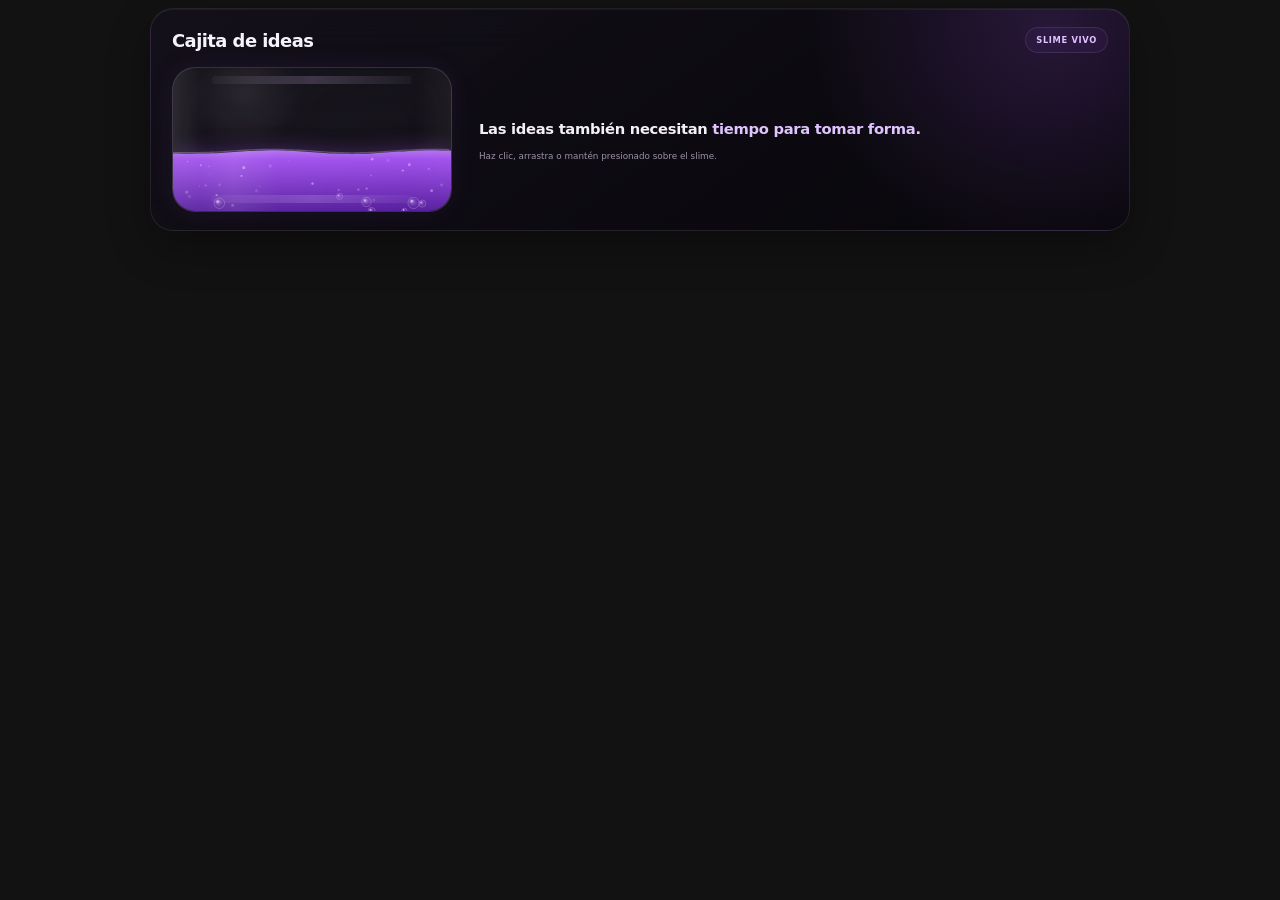
<file: ideas.html>
<!doctype html>
<html lang="es">
<head>
  <meta charset="utf-8">
  <meta name="viewport" content="width=device-width,initial-scale=1">
  <meta name="color-scheme" content="dark">
  <title>Cajita de ideas — Slime Jar</title>

  <style>
    :root{
      --text:#f7f3fb;
      --muted:#9d92a7;
      --purple:#a855f7;
      --purple-2:#7c3aed;
      --soft:#e0c4ff;
      --border:rgba(255,255,255,.085);
    }

    *{box-sizing:border-box}

    html,body{
      margin:0;
      width:100%;
      min-height:100%;
      background:transparent!important;
      color:var(--text);
      font-family:Inter,ui-sans-serif,system-ui,-apple-system,BlinkMacSystemFont,"Segoe UI",sans-serif;
    }

    body{
      display:grid;
      place-items:center;
      padding:8px;
    }

    .widget{
      position:relative;
      isolation:isolate;
      overflow:hidden;
      width:min(100%,980px);
      padding:18px 21px;
      border:1px solid var(--border);
      border-radius:23px;
      background:
        radial-gradient(circle at 92% 8%,rgba(168,85,247,.18),transparent 26%),
        linear-gradient(145deg,rgba(20,16,27,.88),rgba(7,6,10,.92));
      box-shadow:
        0 17px 43px rgba(0,0,0,.31),
        inset 0 1px 0 rgba(255,255,255,.05);
      backdrop-filter:blur(22px) saturate(125%);
      -webkit-backdrop-filter:blur(22px) saturate(125%);
    }

    .header{
      display:flex;
      justify-content:space-between;
      align-items:center;
      gap:16px;
      margin-bottom:14px;
    }

    .header h1{
      margin:0;
      font-size:1.12rem;
      font-weight:820;
      letter-spacing:-.03em;
    }

    .badge{
      padding:7px 10px;
      border:1px solid var(--border);
      border-radius:999px;
      color:var(--soft);
      background:rgba(168,85,247,.06);
      font-size:.52rem;
      font-weight:820;
      letter-spacing:.08em;
      text-transform:uppercase;
    }

    .content{
      display:grid;
      grid-template-columns:280px minmax(0,1fr);
      gap:27px;
      align-items:center;
    }

    .jar{
      position:relative;
      width:280px;
      height:145px;
      overflow:hidden;
      border:1px solid rgba(224,196,255,.16);
      border-radius:23px;
      cursor:pointer;
      touch-action:none;
      background:
        linear-gradient(90deg,rgba(255,255,255,.045),transparent 12%,transparent 88%,rgba(255,255,255,.03)),
        linear-gradient(180deg,rgba(255,255,255,.035),rgba(255,255,255,.012));
      box-shadow:
        inset 0 0 40px rgba(0,0,0,.26),
        0 0 28px rgba(168,85,247,.08);
      isolation:isolate;
    }

    .jar::before,
    .jar::after{
      content:"";
      position:absolute;
      left:50%;
      z-index:8;
      width:72%;
      height:8px;
      border-radius:999px;
      transform:translateX(-50%);
      pointer-events:none;
      background:linear-gradient(90deg,rgba(255,255,255,.04),rgba(224,196,255,.2),rgba(255,255,255,.04));
    }

    .jar::before{top:8px}
    .jar::after{bottom:8px}

    #slime{
      position:absolute;
      inset:0;
      width:100%;
      height:100%;
      display:block;
    }

    .glass{
      position:absolute;
      inset:0;
      z-index:7;
      pointer-events:none;
      background:
        linear-gradient(90deg,rgba(255,255,255,.065),transparent 10%,transparent 86%,rgba(255,255,255,.025)),
        radial-gradient(circle at 26% 18%,rgba(255,255,255,.08),transparent 24%);
      mix-blend-mode:screen;
    }

    .ripple{
      position:absolute;
      z-index:9;
      width:20px;
      height:20px;
      border:1px solid rgba(224,196,255,.7);
      border-radius:50%;
      pointer-events:none;
      transform:translate(-50%,-50%) scale(.4);
      animation:ripple .85s ease-out forwards;
    }

    .copy{min-width:0}

    .idea{
      color:#f5f0f8;
      font-size:.92rem;
      font-weight:710;
      line-height:1.5;
      letter-spacing:-.02em;
      transition:opacity .2s ease,transform .2s ease;
    }

    .idea strong{color:var(--soft)}
    .idea.fade{opacity:.15;transform:translateY(4px)}

    .hint{
      margin-top:10px;
      color:var(--muted);
      font-size:.55rem;
    }

    @keyframes ripple{
      0%{opacity:.95;transform:translate(-50%,-50%) scale(.4)}
      100%{opacity:0;transform:translate(-50%,-50%) scale(8)}
    }

    @media(max-width:680px){
      .content{grid-template-columns:1fr;gap:15px}
      .jar{width:100%;height:125px}
      .badge{display:none}
      .idea{font-size:.84rem}
    }

    @media(prefers-reduced-motion:reduce){
      .ripple{animation:none}
    }
  </style>
</head>

<body>
  <main class="widget">
    <div class="header">
      <h1>Cajita de ideas</h1>
      <div class="badge">Slime vivo</div>
    </div>

    <div class="content">
      <div class="jar" id="jar" role="button" tabindex="0" aria-label="Slime interactivo">
        <canvas id="slime"></canvas>
        <div class="glass"></div>
      </div>

      <div class="copy">
        <div class="idea" id="idea">
          Las ideas también necesitan <strong>tiempo para tomar forma.</strong>
        </div>
        <div class="hint">
          Haz clic, arrastra o mantén presionado sobre el slime.
        </div>
      </div>
    </div>
  </main>

  <script>
    const phrases=[
      'Las ideas también necesitan <strong>tiempo para tomar forma.</strong>',
      'No la descartes todavía. Déjala moverse un poco.',
      'Una idea extraña puede ser justo la que faltaba.',
      'Empieza por algo pequeño. Luego déjalo crecer.',
      'Tu próxima idea puede estar escondida en una tontería.',
      'No necesitas claridad total para comenzar.',
      '¿Y si hoy pruebas algo completamente distinto?',
      'Lo imperfecto también puede convertirse en algo grande.'
    ];

    const jar=document.getElementById("jar");
    const canvas=document.getElementById("slime");
    const ctx=canvas.getContext("2d",{alpha:true});
    const idea=document.getElementById("idea");

    let dpr=Math.min(window.devicePixelRatio||1,1.6);
    let width=0;
    let height=0;
    let last=performance.now();
    let phraseIndex=0;
    let pressed=false;
    let pointer={x:0,y:0,active:false};
    let visible=!document.hidden;
    let raf=0;

    const pointCount=40;
    const maxBubbles=34;
    const maxParticles=55;
    let surface=[];
    let bubbles=[];
    let particles=[];

    function resize(){
      const rect=jar.getBoundingClientRect();
      width=Math.max(1,rect.width);
      height=Math.max(1,rect.height);
      canvas.width=Math.round(width*dpr);
      canvas.height=Math.round(height*dpr);
      canvas.style.width=width+"px";
      canvas.style.height=height+"px";
      ctx.setTransform(dpr,0,0,dpr,0,0);
      initSurface();
    }

    function initSurface(){
      surface=[];
      const base=height*.58;

      for(let i=0;i<pointCount;i++){
        surface.push({
          x:(i/(pointCount-1))*width,
          y:base,
          vy:0,
          target:base
        });
      }
    }

    function spawnBubble(big=false){
      if(bubbles.length>=maxBubbles)return;

      bubbles.push({
        x:Math.random()*width*.78+width*.11,
        y:height+10,
        r:big?Math.random()*7+9:Math.random()*3.5+2.5,
        vy:big?-(Math.random()*.18+.18):-(Math.random()*.28+.16),
        wobble:Math.random()*Math.PI*2,
        life:1
      });
    }

    function spawnParticle(){
      if(particles.length>=maxParticles)return;

      particles.push({
        x:Math.random()*width,
        y:height*.62+Math.random()*height*.32,
        r:Math.random()*1.3+.4,
        a:Math.random()*.35+.12,
        vy:-(Math.random()*.05+.015)
      });
    }

    function disturb(x,force=-14,radius=52){
      for(const p of surface){
        const d=Math.abs(p.x-x);

        if(d<radius){
          const falloff=1-d/radius;
          p.vy+=force*falloff;
        }
      }
    }

    function nextPhrase(){
      phraseIndex=(phraseIndex+1)%phrases.length;
      idea.classList.add("fade");

      setTimeout(()=>{
        idea.innerHTML=phrases[phraseIndex];
        idea.classList.remove("fade");
      },140);
    }

    function rippleAt(x,y){
      const r=document.createElement("span");
      r.className="ripple";
      r.style.left=x+"px";
      r.style.top=y+"px";
      jar.appendChild(r);
      setTimeout(()=>r.remove(),880);
    }

    function surfaceYAt(x){
      const t=(x/width)*(pointCount-1);
      const i=Math.floor(t);
      const f=t-i;
      const a=surface[Math.max(0,Math.min(pointCount-1,i))];
      const b=surface[Math.max(0,Math.min(pointCount-1,i+1))];
      return a.y*(1-f)+b.y*f;
    }

    function update(dt,time){
      const spring=.018;
      const damping=.985;
      const spread=.14;

      for(let i=0;i<surface.length;i++){
        const p=surface[i];
        p.target=height*.58+Math.sin(time*.0011+i*.28)*1.6;
        const accel=(p.target-p.y)*spring;
        p.vy+=accel*dt;
        p.vy*=Math.pow(damping,dt);
      }

      for(let pass=0;pass<2;pass++){
        for(let i=0;i<surface.length;i++){
          if(i>0){
            const diff=surface[i].y-surface[i-1].y;
            surface[i-1].vy+=diff*spread*.08*dt;
          }

          if(i<surface.length-1){
            const diff=surface[i].y-surface[i+1].y;
            surface[i+1].vy+=diff*spread*.08*dt;
          }
        }
      }

      if(pressed&&pointer.active){
        const idx=Math.round((pointer.x/width)*(pointCount-1));

        for(let i=0;i<surface.length;i++){
          const d=Math.abs(i-idx);

          if(d<7){
            const pull=1-d/7;
            const desired=Math.min(height*.78,pointer.y);
            surface[i].vy+=(desired-surface[i].y)*.0035*pull*dt;
          }
        }
      }

      for(const p of surface)p.y+=p.vy*dt;

      if(Math.random()<.015*dt)spawnBubble(false);
      if(Math.random()<.0013*dt)spawnBubble(true);
      if(Math.random()<.035*dt)spawnParticle();

      for(const b of bubbles){
        b.y+=b.vy*dt;
        b.x+=Math.sin(time*.002+b.wobble)*.08*dt;
        const sy=surfaceYAt(Math.max(0,Math.min(width,b.x)));

        if(b.y-b.r<sy){
          b.life-=.045*dt;
          b.r+=.12*dt;
        }
      }

      bubbles=bubbles.filter(b=>b.life>0&&b.y>-20);

      for(const p of particles){
        p.y+=p.vy*dt;
        if(p.y<height*.6)p.y=height*.95;
      }
    }

    function drawSlimePath(){
      ctx.beginPath();
      ctx.moveTo(0,height);
      ctx.lineTo(0,surface[0].y);

      for(let i=0;i<surface.length-1;i++){
        const p=surface[i];
        const n=surface[i+1];
        const mx=(p.x+n.x)/2;
        const my=(p.y+n.y)/2;
        ctx.quadraticCurveTo(p.x,p.y,mx,my);
      }

      const lastP=surface[surface.length-1];
      ctx.lineTo(lastP.x,lastP.y);
      ctx.lineTo(width,height);
      ctx.closePath();
    }

    function draw(){
      ctx.clearRect(0,0,width,height);

      const grad=ctx.createLinearGradient(0,height*.45,0,height);
      grad.addColorStop(0,"rgba(224,196,255,.96)");
      grad.addColorStop(.32,"rgba(168,85,247,.94)");
      grad.addColorStop(1,"rgba(84,28,156,.98)");

      ctx.save();
      ctx.shadowColor="rgba(168,85,247,.38)";
      ctx.shadowBlur=22;
      drawSlimePath();
      ctx.fillStyle=grad;
      ctx.fill();
      ctx.restore();

      ctx.save();
      drawSlimePath();
      ctx.clip();

      const shine=ctx.createLinearGradient(0,0,width,0);
      shine.addColorStop(0,"rgba(255,255,255,.02)");
      shine.addColorStop(.22,"rgba(255,255,255,.10)");
      shine.addColorStop(.38,"rgba(255,255,255,.025)");
      shine.addColorStop(1,"rgba(255,255,255,0)");
      ctx.fillStyle=shine;
      ctx.fillRect(0,height*.52,width,height*.48);

      for(const p of particles){
        ctx.globalAlpha=p.a;
        ctx.fillStyle="#f2ddff";
        ctx.beginPath();
        ctx.arc(p.x,p.y,p.r,0,Math.PI*2);
        ctx.fill();
      }

      ctx.globalAlpha=1;

      for(const b of bubbles){
        const bg=ctx.createRadialGradient(
          b.x-b.r*.35,b.y-b.r*.35,b.r*.15,
          b.x,b.y,b.r
        );

        bg.addColorStop(0,"rgba(255,255,255,.62)");
        bg.addColorStop(.25,"rgba(235,210,255,.24)");
        bg.addColorStop(1,"rgba(74,21,130,.08)");

        ctx.fillStyle=bg;
        ctx.strokeStyle=`rgba(245,225,255,${.24*b.life})`;
        ctx.lineWidth=1;
        ctx.beginPath();
        ctx.arc(b.x,b.y,b.r,0,Math.PI*2);
        ctx.fill();
        ctx.stroke();
      }

      ctx.restore();

      ctx.save();
      ctx.strokeStyle="rgba(255,255,255,.23)";
      ctx.lineWidth=1.3;
      ctx.beginPath();

      for(let i=0;i<surface.length;i++){
        const p=surface[i];

        if(i===0){
          ctx.moveTo(p.x,p.y-1);
        }else{
          const prev=surface[i-1];
          const mx=(prev.x+p.x)/2;
          const my=(prev.y+p.y)/2;
          ctx.quadraticCurveTo(prev.x,prev.y-1,mx,my-1);
        }
      }

      ctx.stroke();
      ctx.restore();
    }

    function loop(time){
      if(!visible)return;

      const dt=Math.min((time-last)/16.6667,2);
      last=time;
      update(dt,time);
      draw();
      raf=requestAnimationFrame(loop);
    }

    function localPos(e){
      const rect=jar.getBoundingClientRect();
      return{x:e.clientX-rect.left,y:e.clientY-rect.top};
    }

    jar.addEventListener("pointerdown",e=>{
      jar.setPointerCapture?.(e.pointerId);
      const p=localPos(e);
      pointer={...p,active:true};
      pressed=true;
      disturb(p.x,-16,58);
      rippleAt(p.x,p.y);
      nextPhrase();
    });

    jar.addEventListener("pointermove",e=>{
      if(!pressed)return;
      pointer={...localPos(e),active:true};
      disturb(pointer.x,-2.4,34);
    });

    function release(e){
      pressed=false;
      pointer.active=false;
      try{jar.releasePointerCapture?.(e.pointerId)}catch{}
    }

    jar.addEventListener("pointerup",release);
    jar.addEventListener("pointercancel",release);

    jar.addEventListener("keydown",e=>{
      if(e.key==="Enter"||e.key===" "){
        e.preventDefault();
        const x=width/2;
        disturb(x,-18,64);
        rippleAt(x,height*.55);
        nextPhrase();
      }
    });

    document.addEventListener("visibilitychange",()=>{
      visible=!document.hidden;
      cancelAnimationFrame(raf);

      if(visible){
        last=performance.now();
        raf=requestAnimationFrame(loop);
      }
    });

    if("ResizeObserver" in window){
      new ResizeObserver(resize).observe(jar);
    }else{
      window.addEventListener("resize",resize);
    }

    resize();
    for(let i=0;i<7;i++)spawnBubble(false);
    for(let i=0;i<28;i++)spawnParticle();
    raf=requestAnimationFrame(loop);
  </script>
</body>
</html>
</file>
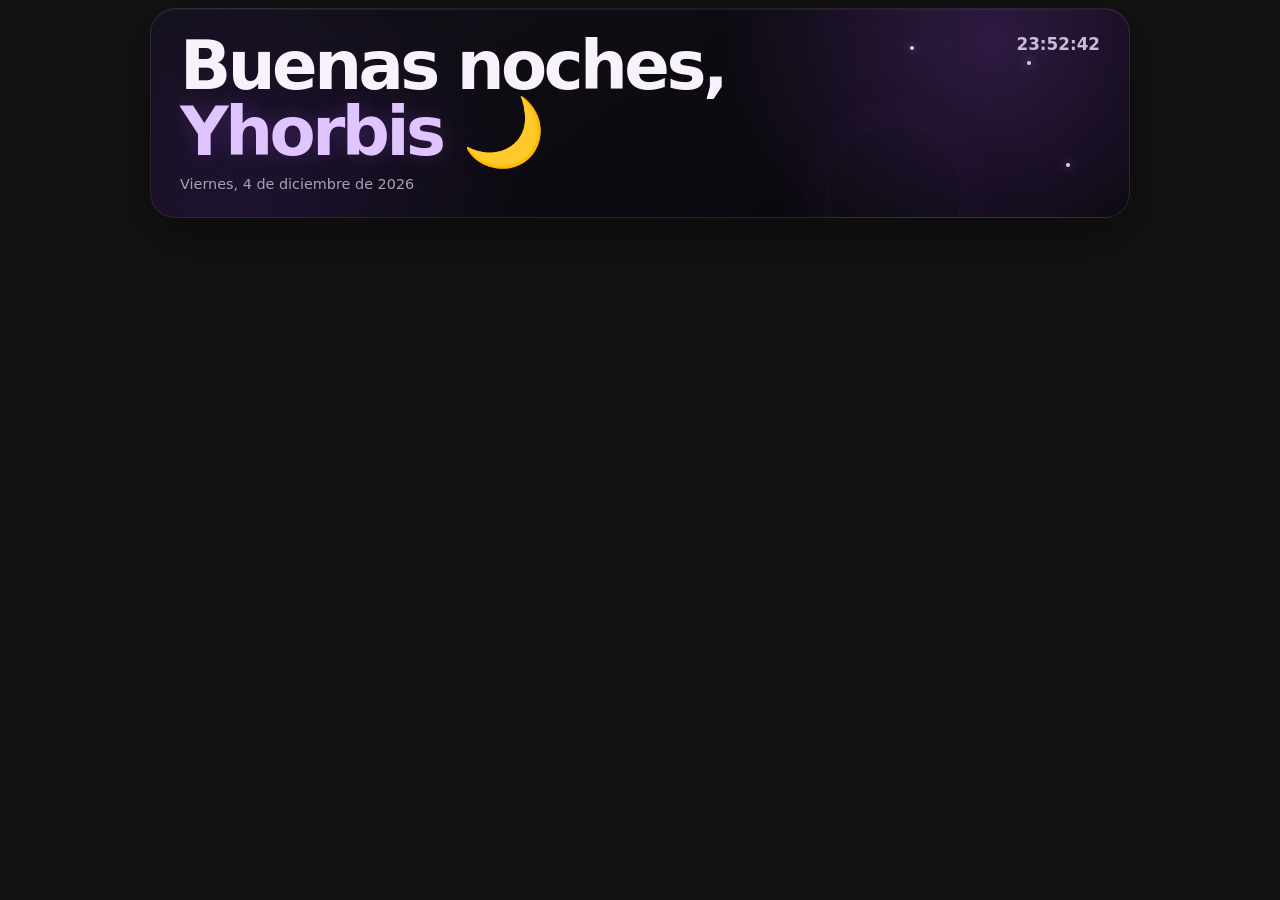
<file: inicio.html>
<!doctype html>
<html lang="es">
<head>
  <meta charset="utf-8" />
  <meta name="viewport" content="width=device-width, initial-scale=1" />
  <meta name="color-scheme" content="dark" />
  <title>Saludo dinámico — Yhorbis</title>

  <style>
    :root{
      --text:#f7f2fb;
      --muted:#aaa0b4;
      --accent:#a855f7;
      --accent-2:#7c3aed;
      --accent-soft:#e0c4ff;
      --border:rgba(255,255,255,.09);
    }

    *{box-sizing:border-box}

    html,body{
      margin:0;
      width:100%;
      min-height:100%;
      background:transparent!important;
      color:var(--text);
      font-family:Inter,ui-sans-serif,system-ui,-apple-system,BlinkMacSystemFont,"Segoe UI",sans-serif;
    }

    body{
      display:grid;
      place-items:center;
      padding:8px;
    }

    .hero{
      position:relative;
      isolation:isolate;
      overflow:hidden;
      width:min(100%,980px);
      min-height:190px;
      padding:25px 29px;
      border:1px solid var(--border);
      border-radius:25px;
      background:
        radial-gradient(circle at 86% 16%,rgba(168,85,247,.22),transparent 31%),
        radial-gradient(circle at 9% 100%,rgba(124,58,237,.13),transparent 30%),
        linear-gradient(145deg,rgba(20,16,27,.88),rgba(7,6,10,.92));
      box-shadow:
        0 18px 48px rgba(0,0,0,.34),
        inset 0 1px 0 rgba(255,255,255,.055);
      backdrop-filter:blur(22px) saturate(125%);
      -webkit-backdrop-filter:blur(22px) saturate(125%);
      transition:min-height .3s ease;
    }

    .hero::before{
      content:"";
      position:absolute;
      inset:0;
      z-index:-1;
      pointer-events:none;
      opacity:.32;
      background-image:
        linear-gradient(rgba(255,255,255,.018) 1px,transparent 1px),
        linear-gradient(90deg,rgba(255,255,255,.018) 1px,transparent 1px);
      background-size:32px 32px;
      mask-image:linear-gradient(90deg,black,transparent 80%);
      -webkit-mask-image:linear-gradient(90deg,black,transparent 80%);
    }

    .hero.sleep-mode{min-height:250px}

    .content{
      display:grid;
      grid-template-columns:minmax(0,1fr) auto;
      align-items:start;
      gap:28px;
    }

    .copy{min-width:0}

    h1{
      margin:0 0 10px;
      font-size:clamp(2.15rem,6.2vw,4.2rem);
      line-height:.98;
      letter-spacing:-.052em;
      text-wrap:balance;
    }

    .name{
      color:var(--accent-soft);
      text-shadow:0 0 22px rgba(168,85,247,.23);
    }

    .date{
      color:var(--muted);
      font-size:.9rem;
    }

    .clock{
      min-width:112px;
      color:#cbbad9;
      font-variant-numeric:tabular-nums;
      font-size:1.05rem;
      font-weight:720;
      text-align:right;
    }

    .sleep-note{
      display:none;
      max-width:680px;
      margin-top:21px;
      padding:13px 15px;
      border:1px solid rgba(224,196,255,.17);
      border-radius:15px;
      background:
        linear-gradient(145deg,rgba(168,85,247,.075),rgba(255,255,255,.023));
      box-shadow:inset 0 1px 0 rgba(255,255,255,.035);
      animation:appear .35s ease both;
    }

    .sleep-note.visible{display:block}

    .hero.sleep-mode .sleep-note{
      animation:appear .35s ease both,sleepPulse 3.4s ease-in-out infinite;
    }

    .sleep-label{
      margin-bottom:6px;
      color:var(--accent-soft);
      font-size:.68rem;
      font-weight:820;
      letter-spacing:.11em;
      text-transform:uppercase;
    }

    .sleep-text{
      color:#eee7f4;
      font-size:.9rem;
      line-height:1.5;
    }

    .moon{
      position:absolute;
      right:17%;
      bottom:-42px;
      z-index:-1;
      width:135px;
      height:135px;
      border:1px solid rgba(224,196,255,.09);
      border-radius:50%;
      opacity:.48;
      box-shadow:
        0 0 0 24px rgba(168,85,247,.025),
        0 0 0 48px rgba(168,85,247,.015);
      animation:float 5.4s ease-in-out infinite;
    }

    .star{
      position:absolute;
      width:4px;
      height:4px;
      border-radius:50%;
      background:var(--accent-soft);
      box-shadow:0 0 10px rgba(224,196,255,.7);
      animation:twinkle 2.8s ease-in-out infinite;
    }

    .s1{right:10%;top:25%;animation-delay:.2s}
    .s2{right:22%;top:18%;animation-delay:1.1s}
    .s3{right:6%;bottom:24%;animation-delay:1.8s}

    @keyframes sleepPulse{
      0%,100%{box-shadow:inset 0 1px 0 rgba(255,255,255,.035),0 0 0 rgba(168,85,247,0)}
      50%{box-shadow:inset 0 1px 0 rgba(255,255,255,.045),0 0 25px rgba(168,85,247,.10)}
    }

    @keyframes appear{
      from{opacity:0;transform:translateY(6px)}
      to{opacity:1;transform:translateY(0)}
    }

    @keyframes float{
      0%,100%{transform:translateY(0)}
      50%{transform:translateY(-8px)}
    }

    @keyframes twinkle{
      0%,100%{opacity:.2;transform:scale(.7)}
      50%{opacity:1;transform:scale(1.25)}
    }

    @media(max-width:640px){
      body{padding:6px}

      .hero{
        min-height:200px;
        padding:22px;
        border-radius:21px;
      }

      .hero.sleep-mode{min-height:275px}

      .content{
        grid-template-columns:1fr;
        gap:12px;
      }

      .clock{
        order:-1;
        min-width:0;
        text-align:left;
      }

      .moon{right:-18px}
    }

    @media(prefers-reduced-motion:reduce){
      .moon,.star,.sleep-note,.hero.sleep-mode .sleep-note{animation:none}
    }
  </style>
</head>

<body>
  <main class="hero" id="hero" aria-live="polite">
    <span class="moon" aria-hidden="true"></span>
    <span class="star s1" aria-hidden="true"></span>
    <span class="star s2" aria-hidden="true"></span>
    <span class="star s3" aria-hidden="true"></span>

    <div class="content">
      <div class="copy">
        <h1>
          <span id="greeting">Buenas noches</span>,<br>
          <span class="name">Yhorbis</span> <span id="emoji">🌙</span>
        </h1>

        <div class="date" id="date"></div>
      </div>

      <div class="clock" id="clock"></div>
    </div>

    <section class="sleep-note" id="sleepNote">
      <div class="sleep-label" id="sleepLabel">🌙 Yaiza dice: hora de mimir</div>
      <div class="sleep-text" id="sleepMessage"></div>
    </section>
  </main>

  <script>
    const TIME_ZONE = "America/Lima";

    const mensajesDormir = [
      "Amor... guarda el proyecto y ve a mimir. Mañana seguimos. 🤍",
      "Corazón, el video puede esperar. Ya duérmete.",
      "Guarda antes de que Premiere decida cerrarse por ti. 😭",
      "Ya hiciste bastante por hoy. Ve a dormir conmigo.",
      "No quiero que mañana andes como zombie por no dormir.",
      "Descansar también cuenta como parte del proyecto.",
      "Tu cama acaba de preguntar por ti.",
      "La idea no se va a escapar. Anótala y ve a mimir.",
      "Yo ya te mandé a dormir. Ahora hazme caso carajo. ",
      "Mañana editas más rápido si hoy duermes, señor productor.",
      "No abras otro proyecto. Repito: no abras otro proyecto.",
      "Ese render puede quedarse pensando solito. Tú no tienes que acompañarlo.",
      "Vida... cierra Premiere con cuidado y aléjate lentamente.",
      "Yaiza informa: oficialmente es hora de mimir.",
      "Te prometo que mañana se verá menos complicado después de dormir.",
      "No necesitas terminarlo esta madrugada. Solo déjalo listo para continuar.",
      "Último aviso cariñoso: guarda, apaga y ve a la cama. 🤍"
    ];

    const etiquetasMadrugada = [
      "🌙 Yaiza dice: hora de mimir",
      "😴 Control nocturno de Yhorbis",
      "💜 Mensajito obligatorio de madrugada",
      "🚨 Alerta: productor todavía despierto"
    ];

    function partesAhoraEnLima(){
      const ahora = new Date();

      const parts = new Intl.DateTimeFormat("en-CA",{
        timeZone:TIME_ZONE,
        year:"numeric",
        month:"2-digit",
        day:"2-digit",
        weekday:"short",
        hour:"2-digit",
        minute:"2-digit",
        second:"2-digit",
        hour12:false
      }).formatToParts(ahora);

      const values = Object.fromEntries(
        parts
          .filter(part => part.type !== "literal")
          .map(part => [part.type,part.value])
      );

      // Algunos navegadores representan medianoche como 24:xx.
      const hour = Number(values.hour) % 24;

      return {
        now:ahora,
        year:Number(values.year),
        month:Number(values.month),
        day:Number(values.day),
        weekday:values.weekday,
        hour,
        minute:Number(values.minute),
        second:Number(values.second)
      };
    }

    function esMadrugada(hour,minute){
      const totalMinutes = hour*60+minute;
      return totalMinutes >= 30 && totalMinutes < 6*60;
    }

    function saludoPorHora(hour,minute){
      if(esMadrugada(hour,minute)){
        if(hour >= 4){
          return ["Yhorbis... ¿sigues despierto?", "😴"];
        }

        return ["¿Todavía despierto?", "🌙"];
      }

      if(hour < 12) return ["Buenos días", "☀️"];
      if(hour < 19) return ["Buenas tardes", "🌤️"];
      return ["Buenas noches", "🌙"];
    }

    function claveFecha(parts){
      return `${parts.year}-${String(parts.month).padStart(2,"0")}-${String(parts.day).padStart(2,"0")}`;
    }

    function hashTexto(text){
      let hash = 0;

      for(const character of text){
        hash = (hash*31+character.charCodeAt(0)) >>> 0;
      }

      return hash;
    }

    function mensajeParaDormir(parts){
      const fecha = claveFecha(parts);
      const bloqueDeCincoMinutos = Math.floor((parts.hour*60+parts.minute)/5);
      const esDomingo = parts.weekday === "Sun";

      if(esDomingo && parts.hour >= 3 && parts.hour < 6){
        return "No sé qué haces despierto a esta hora... guarda el proyecto y ven a dormir conmigo. 🤍";
      }

      const index = (hashTexto(fecha)+bloqueDeCincoMinutos) % mensajesDormir.length;
      return mensajesDormir[index];
    }

    function etiquetaParaDormir(parts){
      const bloque = Math.floor((parts.hour*60+parts.minute)/10);
      return etiquetasMadrugada[bloque % etiquetasMadrugada.length];
    }

    function actualizar(){
      const parts = partesAhoraEnLima();
      const [saludo,emoji] = saludoPorHora(parts.hour,parts.minute);
      const mostrarMensajeDormir = esMadrugada(parts.hour,parts.minute);

      document.getElementById("greeting").textContent = saludo;
      document.getElementById("emoji").textContent = emoji;

      document.getElementById("date").textContent =
        new Intl.DateTimeFormat("es-PE",{
          timeZone:TIME_ZONE,
          weekday:"long",
          day:"numeric",
          month:"long",
          year:"numeric"
        }).format(parts.now).replace(/^./,character => character.toUpperCase());

      document.getElementById("clock").textContent =
        new Intl.DateTimeFormat("es-PE",{
          timeZone:TIME_ZONE,
          hour:"2-digit",
          minute:"2-digit",
          second:"2-digit",
          hour12:false
        }).format(parts.now);

      const sleepNote = document.getElementById("sleepNote");
      const sleepMessage = document.getElementById("sleepMessage");
      const sleepLabel = document.getElementById("sleepLabel");
      const hero = document.getElementById("hero");

      if(mostrarMensajeDormir){
        sleepMessage.textContent = mensajeParaDormir(parts);
        sleepLabel.textContent = etiquetaParaDormir(parts);
        sleepNote.classList.add("visible");
        hero.classList.add("sleep-mode");
      }else{
        sleepNote.classList.remove("visible");
        hero.classList.remove("sleep-mode");
      }
    }

    actualizar();
    setInterval(actualizar,1000);
  </script>
</body>
</html>
</file>
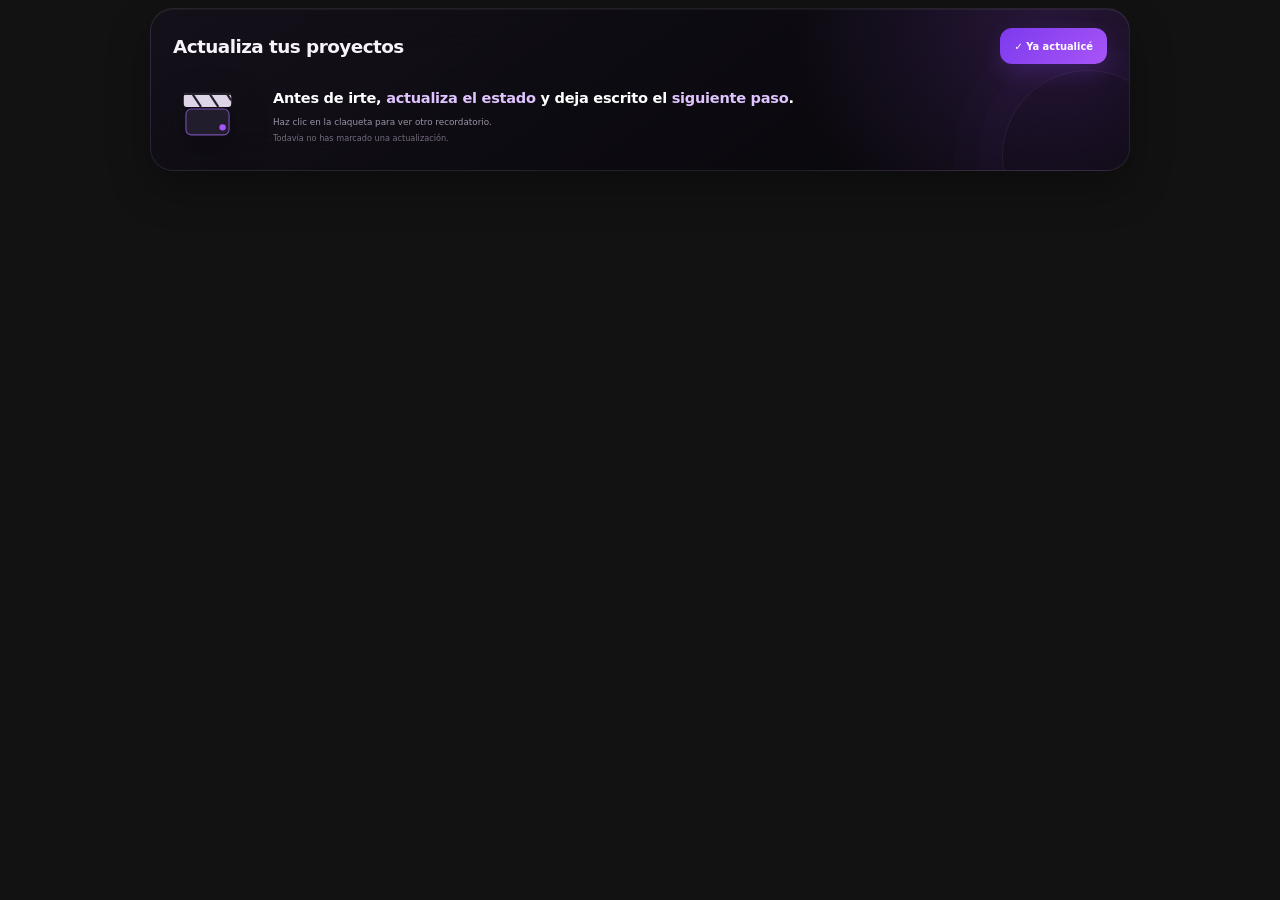
<file: proyectos.html>
<!doctype html>
<html lang="es">
<head>
  <meta charset="utf-8">
  <meta name="viewport" content="width=device-width,initial-scale=1">
  <meta name="color-scheme" content="dark">
  <title>Recordatorio de proyectos — Yhorbis</title>

  <style>
    :root{
      --text:#f7f3fb;
      --muted:#9d93a6;
      --purple:#a855f7;
      --purple-2:#7c3aed;
      --soft:#e0c4ff;
      --border:rgba(255,255,255,.085);
    }

    *{box-sizing:border-box}

    html,body{
      margin:0;
      width:100%;
      min-height:100%;
      background:transparent!important;
      color:var(--text);
      font-family:Inter,ui-sans-serif,system-ui,-apple-system,BlinkMacSystemFont,"Segoe UI",sans-serif;
    }

    body{
      display:grid;
      place-items:center;
      padding:8px;
    }

    button{font:inherit}

    .widget{
      position:relative;
      isolation:isolate;
      overflow:hidden;
      width:min(100%,980px);
      padding:19px 22px;
      border:1px solid var(--border);
      border-radius:23px;
      background:
        radial-gradient(circle at 92% 10%,rgba(168,85,247,.18),transparent 28%),
        linear-gradient(145deg,rgba(20,16,27,.88),rgba(7,6,10,.92));
      box-shadow:
        0 17px 43px rgba(0,0,0,.31),
        inset 0 1px 0 rgba(255,255,255,.05);
      backdrop-filter:blur(22px) saturate(125%);
      -webkit-backdrop-filter:blur(22px) saturate(125%);
    }

    .widget::before{
      content:"";
      position:absolute;
      right:-45px;
      bottom:-72px;
      z-index:-1;
      width:170px;
      height:170px;
      border:1px solid rgba(224,196,255,.08);
      border-radius:50%;
      box-shadow:
        0 0 0 24px rgba(168,85,247,.02),
        0 0 0 48px rgba(168,85,247,.012);
    }

    .header{
      display:flex;
      align-items:center;
      justify-content:space-between;
      gap:16px;
      margin-bottom:15px;
    }

    .header h1{
      margin:0;
      font-size:1.15rem;
      font-weight:820;
      letter-spacing:-.03em;
    }

    .done{
      min-height:36px;
      padding:0 14px;
      border:0;
      border-radius:12px;
      color:white;
      background:linear-gradient(135deg,var(--purple-2),var(--purple));
      box-shadow:0 10px 22px rgba(124,58,237,.2);
      cursor:pointer;
      font-size:.62rem;
      font-weight:820;
      white-space:nowrap;
      transition:transform .18s ease;
    }

    .done:hover{transform:translateY(-1px)}
    .done:active{transform:scale(.98)}

    .row{
      display:grid;
      grid-template-columns:76px minmax(0,1fr);
      gap:24px;
      align-items:center;
    }

    .clapper{
      width:69px;
      height:69px;
      padding:0;
      border:0;
      color:inherit;
      background:transparent;
      cursor:pointer;
      filter:drop-shadow(0 13px 18px rgba(0,0,0,.27));
    }

    .clapper svg{
      width:100%;
      height:100%;
      overflow:visible;
    }

    .clapper.clack{animation:clack .44s cubic-bezier(.2,.8,.2,1)}

    .note-wrapper{
      display:flex;
      flex-direction:column;
      justify-content:center;
      min-height:72px;
    }

    .note{
      max-width:680px;
      color:#fff;
      font-size:.91rem;
      font-weight:680;
      line-height:1.5;
      letter-spacing:-.018em;
      transition:opacity .18s ease,transform .18s ease;
    }

    .note strong{
      color:var(--soft);
      font-weight:820;
    }

    .note.switching{
      opacity:.2;
      transform:translateY(4px);
    }

    .hint{
      margin-top:9px;
      color:var(--muted);
      font-size:.55rem;
    }

    .last{
      margin-top:6px;
      color:#756b7d;
      font-size:.51rem;
    }

    .toast{
      position:absolute;
      left:50%;
      bottom:7px;
      opacity:0;
      pointer-events:none;
      color:var(--soft);
      font-size:.55rem;
      font-weight:760;
      transform:translate(-50%,8px);
      transition:.25s;
    }

    .toast.show{
      opacity:1;
      transform:translate(-50%,0);
    }

    @keyframes clack{
      0%{transform:rotate(0)}
      35%{transform:rotate(-11deg)}
      70%{transform:rotate(3deg)}
      100%{transform:rotate(0)}
    }

    @media(max-width:560px){
      .widget{padding:17px}
      .header{align-items:flex-start}
      .row{grid-template-columns:58px minmax(0,1fr);gap:15px}
      .clapper{width:56px;height:56px}
      .done{padding-inline:10px}
    }

    @media(prefers-reduced-motion:reduce){
      .clapper.clack{animation:none}
    }
  </style>
</head>

<body>
  <main class="widget">
    <div class="header">
      <h1>Actualiza tus proyectos</h1>
      <button id="done" class="done">✓ Ya actualicé</button>
    </div>

    <div class="row">
      <button id="clapper" class="clapper" type="button" aria-label="Cambiar recordatorio">
        <svg viewBox="0 0 64 64" aria-hidden="true">
          <rect x="12" y="26" width="40" height="24" rx="5" fill="#221d2c" stroke="#7650ae"/>
          <rect x="10" y="12" width="44" height="12" rx="3" fill="#ddd4e8"/>
          <path d="M10 12h44M18 12l8 12M34 12l8 12M50 12l4 6" stroke="#24202a" stroke-width="2"/>
          <circle cx="46" cy="43" r="3" fill="#a855f7"/>
        </svg>
      </button>

      <div class="note-wrapper">
        <div id="msg" class="note">
          Antes de irte, <strong>actualiza el estado</strong> y deja escrito el <strong>siguiente paso</strong>.
        </div>

        <div class="hint">
          Haz clic en la claqueta para ver otro recordatorio.
        </div>

        <div class="last" id="lastUpdate">
          Todavía no has marcado una actualización.
        </div>
      </div>
    </div>

    <div id="toast" class="toast">
      ✨ El Yhorbis del futuro te lo agradecerá.
    </div>
  </main>

  <script>
    const messages=[
      'Antes de irte, <strong>actualiza el estado</strong> y deja escrito el <strong>siguiente paso</strong>.',
      '¿Ya cambió de etapa? Que también cambie en <strong>Notion</strong>.',
      'Deja un <strong>siguiente paso</strong> que puedas empezar en menos de cinco minutos.',
      'Una idea escrita vale más que una idea olvidada.',
      'Actualizar el estado toma cinco segundos y evita mucho caos.',
      'No hace falta terminarlo hoy. Solo deja claro <strong>qué sigue</strong>.'
    ];

    const STORAGE_KEY="last_project_update";
    let last=-1;
    let toastTimer;

    const msg=document.getElementById("msg");
    const clap=document.getElementById("clapper");
    const done=document.getElementById("done");
    const toast=document.getElementById("toast");
    const lastUpdate=document.getElementById("lastUpdate");

    function renderLastUpdate(){
      const stored=localStorage.getItem(STORAGE_KEY);

      if(!stored){
        lastUpdate.textContent="Todavía no has marcado una actualización.";
        return;
      }

      const date=new Date(stored);

      if(Number.isNaN(date.getTime())){
        lastUpdate.textContent="Todavía no has marcado una actualización.";
        return;
      }

      lastUpdate.textContent=`Última actualización: ${date.toLocaleString("es-PE",{
        dateStyle:"medium",
        timeStyle:"short"
      })}.`;
    }

    function change(){
      let i;
      do{i=Math.floor(Math.random()*messages.length)}while(i===last);
      last=i;

      msg.classList.add("switching");

      setTimeout(()=>{
        msg.innerHTML=messages[i];
        msg.classList.remove("switching");
      },120);

      clap.classList.remove("clack");
      void clap.offsetWidth;
      clap.classList.add("clack");
    }

    clap.addEventListener("click",change);

    done.addEventListener("click",()=>{
      localStorage.setItem(STORAGE_KEY,new Date().toISOString());
      renderLastUpdate();

      toast.classList.add("show");
      clearTimeout(toastTimer);
      toastTimer=setTimeout(()=>toast.classList.remove("show"),2500);
    });

    renderLastUpdate();
  </script>
</body>
</html>
</file>
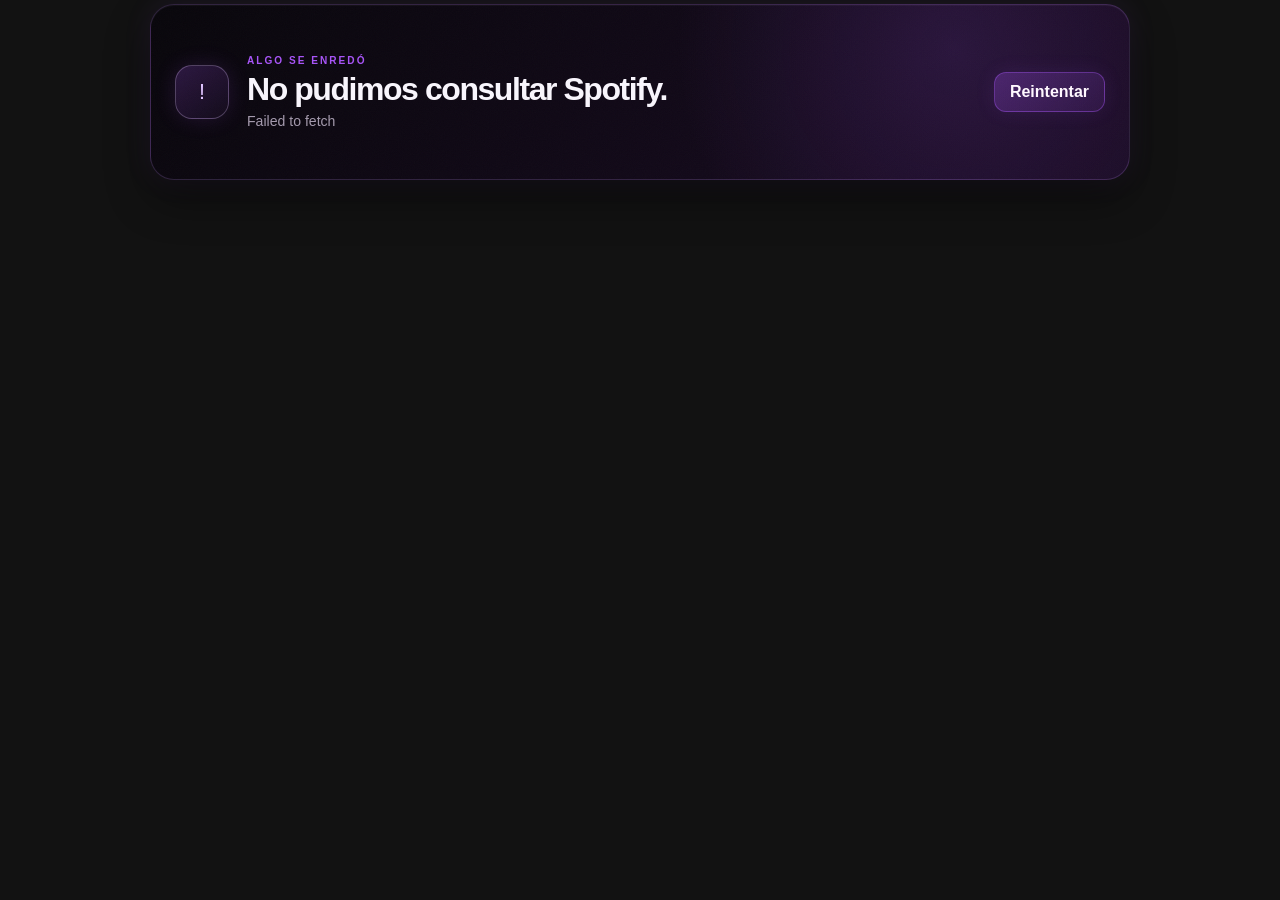
<file: spotify.html>
<!DOCTYPE html>
<html lang="es">
<head>
  <meta charset="UTF-8">
  <meta name="viewport" content="width=device-width, initial-scale=1.0">
  <meta name="color-scheme" content="dark">
  <title>Yhorbis — Now Playing</title>
  <link rel="stylesheet" href="spotify.css">
</head>
<body>
  <main class="player" id="player">
    <div class="backdrop" id="backdrop"></div>
    <div class="noise"></div>

    <button class="close-session hidden" id="disconnectButton" type="button" aria-label="Desconectar Spotify">×</button>

    <section class="connect-view" id="connectView">
      <div class="mini-icon">♫</div>
      <div class="connect-copy">
        <p class="eyebrow">YHORBIS AMBIENT</p>
        <h1>Conecta el Spotify de Yhorbis</h1>
        <p>Lo que Yhorbis esté escuchando aparecerá aquí.</p>
      </div>
      <button class="primary" id="connectButton" type="button">Conectar</button>
    </section>

    <section class="music-view hidden" id="musicView">
      <div class="visual">
        <div class="halo"></div>
        <div class="vinyl" id="vinyl">
          <img id="albumArt" alt="Portada del álbum">
          <span class="vinyl-hole"></span>
        </div>
      </div>

      <div class="details">
        <div class="topline">
          <div>
            <p class="eyebrow" id="statusLabel">NOW PLAYING</p>
            <p class="device" id="deviceLabel">Spotify</p>
          </div>
          <div class="equalizer" id="equalizer" aria-label="Reproduciendo">
            <span></span><span></span><span></span><span></span>
          </div>
        </div>

        <div class="track-copy">
          <h1 id="trackName">Canción</h1>
          <p id="artistName">Artista</p>
        </div>

        <div class="progress-wrap">
          <div class="progress-track">
            <div class="progress-fill" id="progressFill"></div>
          </div>
          <div class="times">
            <span id="elapsed">0:00</span>
            <span id="duration">0:00</span>
          </div>
        </div>
      </div>

      <a class="primary open-button" id="spotifyLink" href="https://open.spotify.com/" target="_blank" rel="noopener">
        Abrir Spotify ↗
      </a>
    </section>

    <section class="idle-view hidden" id="idleView">
      <div class="idle-symbol">✦</div>
      <div>
        <p class="eyebrow">SPOTIFY DE YHORBIS EN PAUSA</p>
        <h1>El silencio también tiene ritmo.</h1>
        <p id="idleText">Pon una canción y aparecerá aquí.</p>
      </div>
    </section>

    <section class="error-view hidden" id="errorView">
      <div class="idle-symbol">!</div>
      <div>
        <p class="eyebrow">ALGO SE ENREDÓ</p>
        <h1 id="errorTitle">No pudimos consultar Spotify.</h1>
        <p id="errorMessage">Vuelve a intentarlo.</p>
      </div>
      <button class="primary" id="retryButton" type="button">Reintentar</button>
    </section>

    <div class="loading hidden" id="loading" aria-label="Cargando">
      <span></span><span></span><span></span>
    </div>
  </main>

  <script src="spotify.js"></script>
</body>
</html>
</file>
<file: spotify.css>
:root{
  --text:#f8f5fc;
  --muted:#a49aad;
  --purple:#a855f7;
  --purple-soft:#e0c4ff;
  --line:rgba(198,150,255,.2);
  --accent-rgb:168,85,247;
}

*{box-sizing:border-box}

html,body{
  width:100%;
  min-height:100%;
  margin:0;
  background:transparent;
  font-family:Inter,ui-sans-serif,-apple-system,BlinkMacSystemFont,"Segoe UI",sans-serif;
}

body{
  display:grid;
  place-items:center;
  padding:4px;
}

button,a{font:inherit}

.player{
  position:relative;
  isolation:isolate;
  width:min(100%,980px);
  min-height:176px;
  overflow:hidden;
  padding:22px 24px;
  border:1px solid var(--line);
  border-radius:24px;
  color:var(--text);
  background:
    radial-gradient(circle at 82% 25%,rgba(var(--accent-rgb),.15),transparent 34%),
    linear-gradient(135deg,rgba(8,6,11,.98),rgba(25,11,35,.96));
  box-shadow:
    0 18px 44px rgba(0,0,0,.42),
    inset 0 1px 0 rgba(255,255,255,.035),
    0 0 28px rgba(var(--accent-rgb),.1);
}

.backdrop{
  position:absolute;
  z-index:-3;
  inset:-30px;
  background-position:center;
  background-size:cover;
  filter:blur(38px) saturate(1.2);
  opacity:.15;
  transform:scale(1.12);
  transition:background-image .6s ease,opacity .6s ease;
}

.noise{
  position:absolute;
  z-index:-1;
  inset:0;
  pointer-events:none;
  opacity:.07;
  background-image:url("data:image/svg+xml,%3Csvg viewBox='0 0 180 180' xmlns='http://www.w3.org/2000/svg'%3E%3Cfilter id='n'%3E%3CfeTurbulence type='fractalNoise' baseFrequency='.9' numOctaves='3' stitchTiles='stitch'/%3E%3C/filter%3E%3Crect width='100%25' height='100%25' filter='url(%23n)' opacity='.35'/%3E%3C/svg%3E");
}

.hidden{display:none!important}

.close-session{
  position:absolute;
  top:10px;
  right:12px;
  z-index:3;
  width:28px;
  height:28px;
  border:0;
  border-radius:50%;
  color:#7f7288;
  background:transparent;
  cursor:pointer;
  font-size:1.15rem;
  line-height:1;
  transition:color .2s ease,background .2s ease;
}

.close-session:hover{
  color:#fff;
  background:rgba(255,255,255,.06);
}

.eyebrow{
  margin:0 0 5px;
  color:rgb(var(--accent-rgb));
  font-size:.63rem;
  font-weight:820;
  letter-spacing:.2em;
}

h1{
  margin:0;
  letter-spacing:-.045em;
}

.primary{
  min-height:40px;
  padding:0 15px;
  border:1px solid rgba(var(--accent-rgb),.4);
  border-radius:12px;
  color:#fff8ff;
  background:linear-gradient(145deg,rgba(var(--accent-rgb),.28),rgba(var(--accent-rgb),.1));
  box-shadow:0 0 20px rgba(var(--accent-rgb),.1);
  font-weight:760;
  text-decoration:none;
  cursor:pointer;
  transition:transform .2s ease,background .2s ease;
}

.primary:hover{
  transform:translateY(-1px);
  background:linear-gradient(145deg,rgba(var(--accent-rgb),.35),rgba(var(--accent-rgb),.14));
}

.connect-view,
.idle-view,
.error-view{
  min-height:130px;
  display:grid;
  grid-template-columns:auto minmax(0,1fr) auto;
  align-items:center;
  gap:18px;
}

.mini-icon,
.idle-symbol{
  display:grid;
  place-items:center;
  width:54px;
  height:54px;
  border:1px solid rgba(224,196,255,.28);
  border-radius:17px;
  color:var(--purple-soft);
  background:linear-gradient(145deg,rgba(168,85,247,.22),rgba(168,85,247,.05));
  box-shadow:0 0 22px rgba(168,85,247,.14);
  font-size:1.35rem;
}

.connect-copy h1,
.idle-view h1,
.error-view h1{
  font-size:clamp(1.25rem,2.6vw,2rem);
}

.connect-copy p:last-child,
.idle-view p:last-child,
.error-view p:last-child{
  margin:5px 0 0;
  color:var(--muted);
  font-size:.88rem;
}

.music-view{
  display:grid;
  grid-template-columns:132px minmax(0,1fr) auto;
  align-items:center;
  gap:24px;
  min-height:130px;
}

.visual{
  position:relative;
  display:grid;
  place-items:center;
}

.halo{
  position:absolute;
  width:108px;
  height:108px;
  border-radius:50%;
  background:rgba(var(--accent-rgb),.2);
  filter:blur(26px);
}

.vinyl{
  position:relative;
  width:116px;
  height:116px;
  border-radius:50%;
  background:
    repeating-radial-gradient(circle,rgba(255,255,255,.08) 0 1px,transparent 2px 6px),
    radial-gradient(circle,#1b171f 0 8%,#09070b 9% 64%,#18131d 65% 100%);
  box-shadow:0 14px 28px rgba(0,0,0,.48),0 0 26px rgba(var(--accent-rgb),.17);
}

.vinyl.playing{animation:spin 7s linear infinite}

.vinyl img{
  position:absolute;
  inset:28%;
  width:44%;
  height:44%;
  border-radius:50%;
  object-fit:cover;
  border:1px solid rgba(255,255,255,.15);
}

.vinyl-hole{
  position:absolute;
  top:50%;
  left:50%;
  width:8px;
  height:8px;
  border:2px solid rgba(255,255,255,.7);
  border-radius:50%;
  background:#08060a;
  transform:translate(-50%,-50%);
}

.details{min-width:0}

.topline{
  display:flex;
  align-items:flex-start;
  justify-content:space-between;
  gap:16px;
}

.device{
  margin:0;
  color:#87798f;
  font-size:.7rem;
  overflow:hidden;
  text-overflow:ellipsis;
  white-space:nowrap;
}

.equalizer{
  display:flex;
  align-items:end;
  gap:3px;
  height:18px;
  flex:0 0 auto;
}

.equalizer span{
  width:3px;
  height:30%;
  border-radius:9px;
  background:rgb(var(--accent-rgb));
  box-shadow:0 0 7px rgba(var(--accent-rgb),.4);
}

.equalizer.playing span{animation:eq .8s ease-in-out infinite alternate}
.equalizer.playing span:nth-child(2){animation-delay:.2s}
.equalizer.playing span:nth-child(3){animation-delay:.4s}
.equalizer.playing span:nth-child(4){animation-delay:.1s}

.track-copy{margin-top:11px}

.track-copy h1{
  overflow:hidden;
  font-size:clamp(1.28rem,2.8vw,2.25rem);
  line-height:1.05;
  text-overflow:ellipsis;
  white-space:nowrap;
}

.track-copy p{
  margin:5px 0 0;
  overflow:hidden;
  color:#b7acbf;
  font-size:.9rem;
  text-overflow:ellipsis;
  white-space:nowrap;
}

.progress-wrap{margin-top:15px}

.progress-track{
  height:4px;
  overflow:hidden;
  border-radius:999px;
  background:rgba(255,255,255,.1);
}

.progress-fill{
  width:0;
  height:100%;
  border-radius:inherit;
  background:linear-gradient(90deg,rgba(var(--accent-rgb),.55),rgb(var(--accent-rgb)));
  box-shadow:0 0 10px rgba(var(--accent-rgb),.4);
  transition:width .4s linear;
}

.times{
  display:flex;
  justify-content:space-between;
  margin-top:5px;
  color:#7f7288;
  font-size:.66rem;
}

.open-button{
  display:inline-flex;
  align-items:center;
  justify-content:center;
  white-space:nowrap;
  margin-right:12px;
}

.loading{
  position:absolute;
  inset:0;
  z-index:5;
  display:flex;
  align-items:center;
  justify-content:center;
  gap:6px;
  background:rgba(7,5,10,.58);
  backdrop-filter:blur(8px);
  -webkit-backdrop-filter:blur(8px);
}

.loading span{
  width:7px;
  height:7px;
  border-radius:50%;
  background:rgb(var(--accent-rgb));
  animation:dots .9s ease-in-out infinite alternate;
}

.loading span:nth-child(2){animation-delay:.2s}
.loading span:nth-child(3){animation-delay:.4s}

@keyframes spin{to{transform:rotate(360deg)}}
@keyframes eq{to{height:100%}}
@keyframes dots{to{transform:translateY(-7px);opacity:.45}}

@media(max-width:720px){
  .player{
    min-height:250px;
    padding:20px;
  }

  .music-view{
    grid-template-columns:92px minmax(0,1fr);
    gap:17px;
  }

  .vinyl{
    width:86px;
    height:86px;
  }

  .halo{
    width:82px;
    height:82px;
  }

  .open-button{
    grid-column:1 / -1;
    width:100%;
    margin:0;
  }

  .connect-view,
  .idle-view,
  .error-view{
    grid-template-columns:auto minmax(0,1fr);
  }

  .connect-view .primary,
  .error-view .primary{
    grid-column:1 / -1;
    width:100%;
  }
}

@media(max-width:440px){
  body{padding:3px}

  .player{
    min-height:232px;
    padding:18px 16px;
    border-radius:20px;
  }

  .music-view{
    grid-template-columns:76px minmax(0,1fr);
    gap:13px;
  }

  .vinyl{
    width:72px;
    height:72px;
  }

  .halo{
    width:68px;
    height:68px;
  }

  .track-copy h1{
    font-size:1.2rem;
  }

  .track-copy p{
    font-size:.8rem;
  }

  .device{
    max-width:150px;
  }

  .mini-icon,
  .idle-symbol{
    width:46px;
    height:46px;
    border-radius:15px;
  }
}

@media(prefers-reduced-motion:reduce){
  .vinyl.playing,
  .equalizer.playing span,
  .loading span{
    animation:none;
  }
}
</file>
